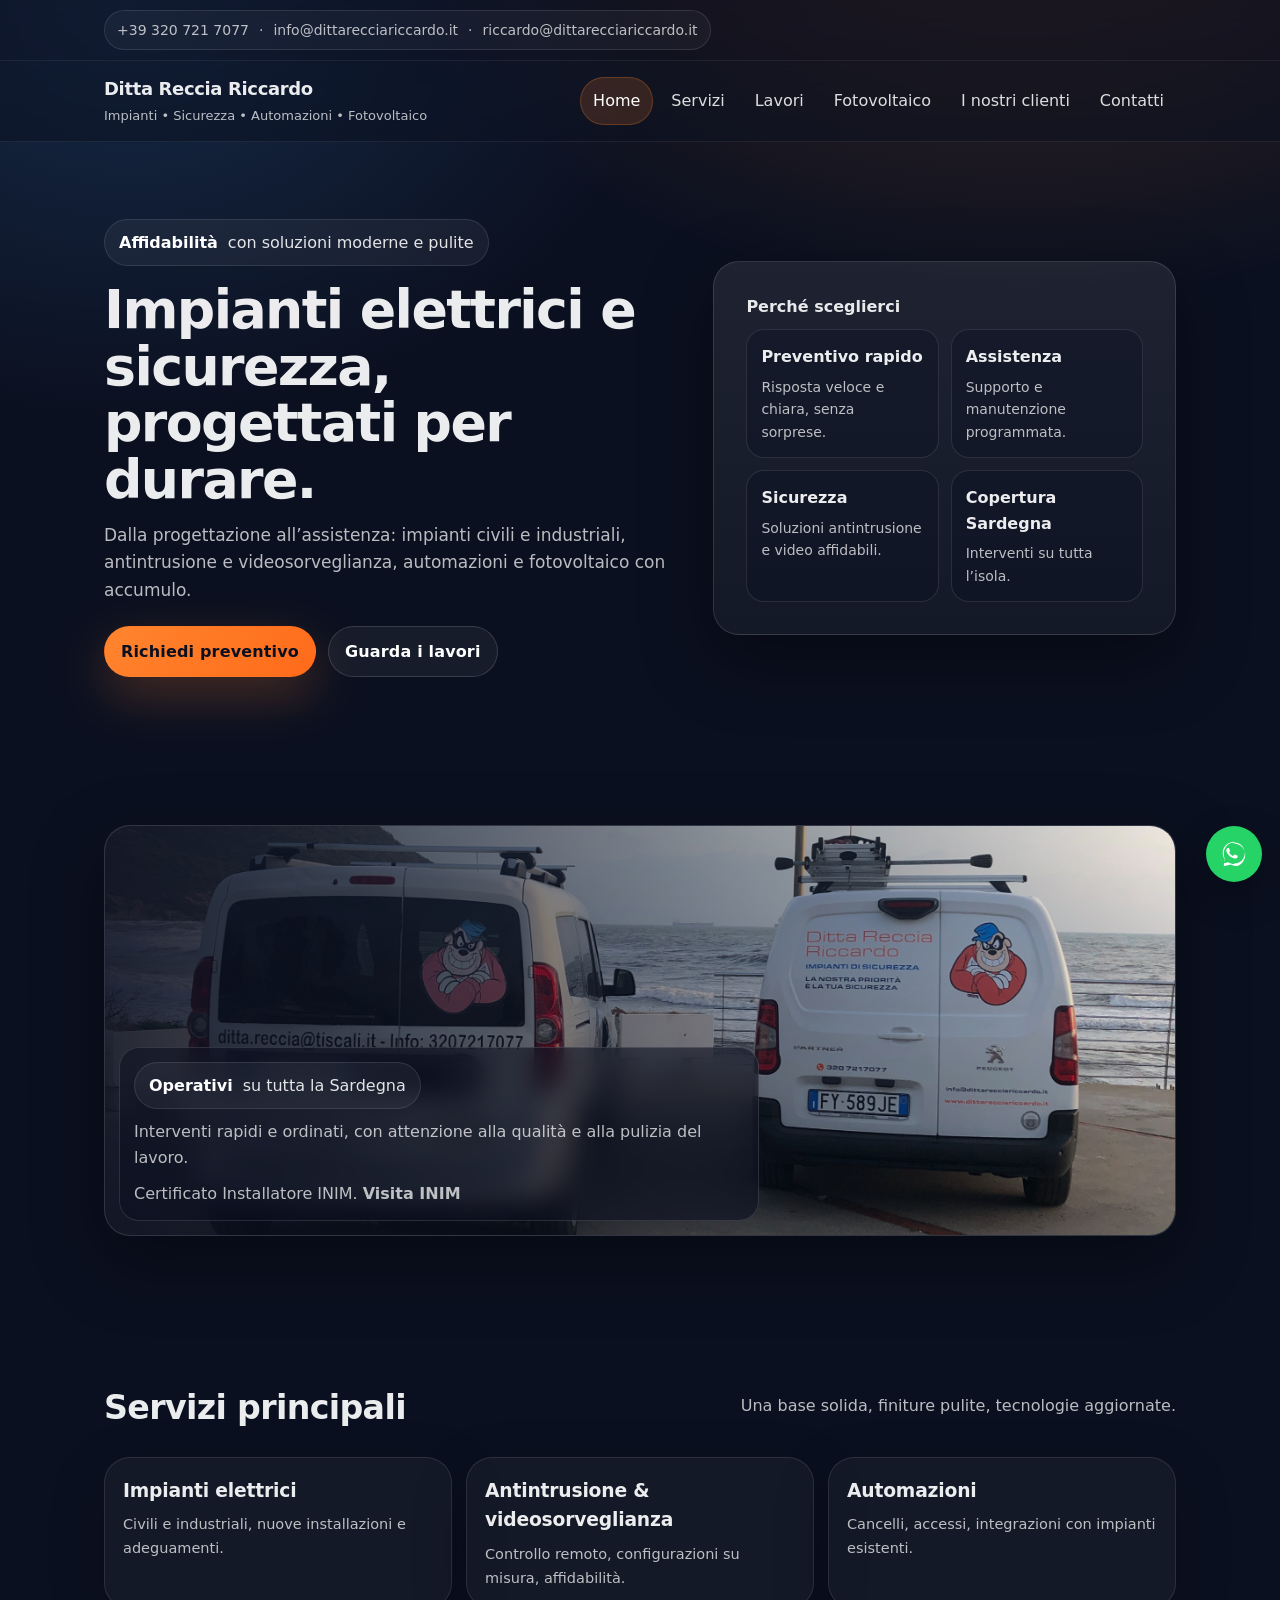
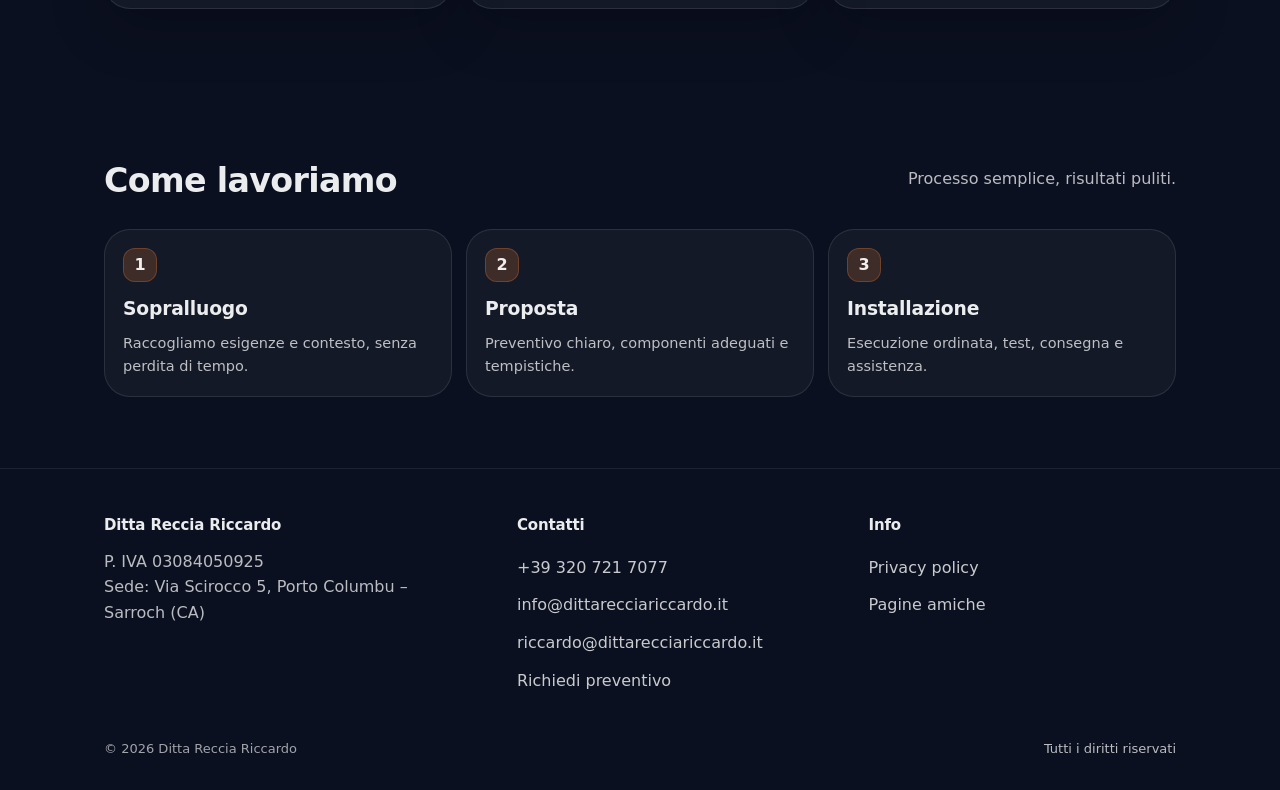
<file: index.html>
<!doctype html>
<html lang="it">
  <head>
    <meta charset="utf-8" />
    <meta name="viewport" content="width=device-width, initial-scale=1" />
    <meta name="description" content="Impianti elettrici, sicurezza, automazioni e fotovoltaico in Sardegna. Ditta Reccia Riccardo." />
    <title>Ditta Reccia Riccardo | Impianti elettrici e sicurezza</title>
    <link rel="icon" href="assets/img/banner.jpg" type="image/jpeg" />
    <link rel="stylesheet" href="assets/css/main.css" />
  </head>
  <body>
    <a class="skip-link" href="#contenuto">Salta al contenuto</a>

    <div class="topbar">
      <div class="container">
        <div class="topbar__row">
          <div class="chip">
            <a href="tel:+393207217077">+39 320 721 7077</a>
            <span aria-hidden="true">·</span>
            <a href="mailto:info@dittarecciariccardo.it">info@dittarecciariccardo.it</a>
            <span aria-hidden="true">·</span>
            <a href="mailto:riccardo@dittarecciariccardo.it">riccardo@dittarecciariccardo.it</a>
          </div>
        </div>
      </div>
    </div>

    <header class="header" data-header>
      <div class="container">
        <nav class="nav" aria-label="Principale">
          <a class="brand" href="index.html" aria-label="Vai alla Home">
            <span class="brand__title">Ditta Reccia Riccardo</span>
            <span class="brand__subtitle">Impianti • Sicurezza • Automazioni • Fotovoltaico</span>
          </a>

          <button class="menu-toggle" type="button" data-menu-button aria-expanded="false" aria-controls="menu">
            Menu
          </button>

          <div class="menu" id="menu" data-menu>
            <a href="index.html" aria-current="page">Home</a>
            <a href="servizi.html">Servizi</a>
            <a href="lavori.html">Lavori</a>
            <a href="fotovoltaico.html">Fotovoltaico</a>
            <a href="clienti.html">I nostri clienti</a>
            <a href="contatti.html">Contatti</a>
          </div>
        </nav>
      </div>
    </header>

    <main id="contenuto">
      <section class="hero">
        <div class="container">
          <div class="hero__grid">
            <div>
              <div class="kicker"><strong>Affidabilità</strong> con soluzioni moderne e pulite</div>
              <h1 class="h1">Impianti elettrici e sicurezza, progettati per durare.</h1>
              <p class="lead">
                Dalla progettazione all’assistenza: impianti civili e industriali, antintrusione e videosorveglianza, automazioni e
                fotovoltaico con accumulo.
              </p>
              <div class="cta-row">
                <a class="btn btn-primary" href="contatti.html">Richiedi preventivo</a>
                <a class="btn btn-ghost" href="lavori.html">Guarda i lavori</a>
              </div>
            </div>

            <aside class="hero-card" data-reveal>
              <div class="hero-card__inner">
                <p class="hero-card__title">Perché sceglierci</p>
                <div class="grid-usp">
                  <div class="usp">
                    <div class="usp__k">Preventivo rapido</div>
                    <div class="usp__v">Risposta veloce e chiara, senza sorprese.</div>
                  </div>
                  <div class="usp">
                    <div class="usp__k">Assistenza</div>
                    <div class="usp__v">Supporto e manutenzione programmata.</div>
                  </div>
                  <div class="usp">
                    <div class="usp__k">Sicurezza</div>
                    <div class="usp__v">Soluzioni antintrusione e video affidabili.</div>
                  </div>
                  <div class="usp">
                    <div class="usp__k">Copertura Sardegna</div>
                    <div class="usp__v">Interventi su tutta l’isola.</div>
                  </div>
                </div>
              </div>
            </aside>
          </div>
        </div>
      </section>

      <section class="section">
        <div class="container">
          <div class="feature-media reveal" data-reveal>
            <img class="feature-media__img" src="assets/img/auto.jpg" alt="Mezzi aziendali" loading="lazy" decoding="async" />
            <div class="feature-media__overlay" aria-hidden="true"></div>
            <div class="feature-media__text">
              <div class="kicker" style="margin:0;"><strong>Operativi</strong> su tutta la Sardegna</div>
              <p class="muted" style="margin: 10px 0 0;">
                Interventi rapidi e ordinati, con attenzione alla qualità e alla pulizia del lavoro.
              </p>
              <p class="muted" style="margin: 10px 0 0;">
                Certificato Installatore<a href="https://www.inim.it/trova-un-installatore/?filter-text=cagliari" target="_blank" rel="noreferrer"></a> INIM. <strong>Visita INIM</strong></a>
              </p>
            </div>
          </div>
        </div>
      </section>

      <section class="section">
        <div class="container">
          <div class="section__head">
            <h2 class="h2">Servizi principali</h2>
            <p class="muted">Una base solida, finiture pulite, tecnologie aggiornate.</p>
          </div>

          <div class="cards">
            <article class="card reveal" data-reveal>
              <h3 class="card__title">Impianti elettrici</h3>
              <p class="card__text">Civili e industriali, nuove installazioni e adeguamenti.</p>
            </article>
            <article class="card reveal" data-reveal>
              <h3 class="card__title">Antintrusione & videosorveglianza</h3>
              <p class="card__text">Controllo remoto, configurazioni su misura, affidabilità.</p>
            </article>
            <article class="card reveal" data-reveal>
              <h3 class="card__title">Automazioni</h3>
              <p class="card__text">Cancelli, accessi, integrazioni con impianti esistenti.</p>
            </article>
          </div>
        </div>
      </section>

      <section class="section">
        <div class="container">
          <div class="section__head">
            <h2 class="h2">Come lavoriamo</h2>
            <p class="muted">Processo semplice, risultati puliti.</p>
          </div>

          <div class="steps">
            <div class="step reveal" data-reveal>
              <div class="step__n">1</div>
              <h3 class="card__title">Sopralluogo</h3>
              <p class="card__text">Raccogliamo esigenze e contesto, senza perdita di tempo.</p>
            </div>
            <div class="step reveal" data-reveal>
              <div class="step__n">2</div>
              <h3 class="card__title">Proposta</h3>
              <p class="card__text">Preventivo chiaro, componenti adeguati e tempistiche.</p>
            </div>
            <div class="step reveal" data-reveal>
              <div class="step__n">3</div>
              <h3 class="card__title">Installazione</h3>
              <p class="card__text">Esecuzione ordinata, test, consegna e assistenza.</p>
            </div>
          </div>
        </div>
      </section>
    </main>

    <footer class="footer">
      <div class="container">
        <div class="footer__grid">
          <div>
            <h3>Ditta Reccia Riccardo</h3>
            <div class="muted">P. IVA 03084050925</div>
            <div class="muted">Sede: Via Scirocco 5, Porto Columbu – Sarroch (CA)</div>
          </div>
          <div>
            <h3>Contatti</h3>
            <a href="tel:+393207217077">+39 320 721 7077</a><br />
            <a href="mailto:info@dittarecciariccardo.it">info@dittarecciariccardo.it</a><br />
            <a href="mailto:riccardo@dittarecciariccardo.it">riccardo@dittarecciariccardo.it</a><br />
            <a href="contatti.html">Richiedi preventivo</a>
          </div>
          <div>
            <h3>Info</h3>
            <a href="privacy.html">Privacy policy</a><br />
            <a href="pagine-amiche.html">Pagine amiche</a>
          </div>
        </div>
        <div class="footer__bottom">
          <div>© <span id="year"></span> Ditta Reccia Riccardo</div>
          <div class="muted">Tutti i diritti riservati</div>
        </div>
      </div>
    </footer>

    <button class="scrolltop" type="button" data-scrolltop aria-label="Torna su" onclick="window.scrollTo({top:0, behavior:'smooth'})">↑</button>
    <a
      class="wa-float"
      href="https://wa.me/393207217077"
      target="_blank"
      rel="noreferrer"
      aria-label="Scrivi su WhatsApp"
      title="WhatsApp"
    >
      <svg class="wa-float__icon" viewBox="0 0 32 32" aria-hidden="true" focusable="false">
        <path fill="currentColor" d="M19.11 17.44c-.3-.16-1.74-.86-2.01-.96-.27-.1-.47-.16-.66.16-.2.3-.76.96-.93 1.16-.17.2-.34.22-.64.08-.3-.16-1.24-.46-2.36-1.46-.87-.78-1.46-1.74-1.63-2.04-.17-.3-.02-.46.13-.62.14-.14.3-.34.46-.51.16-.17.2-.3.3-.5.1-.2.05-.38-.03-.54-.08-.16-.66-1.6-.9-2.2-.24-.58-.48-.5-.66-.5h-.56c-.2 0-.52.08-.8.38-.27.3-1.05 1.02-1.05 2.5 0 1.47 1.08 2.9 1.23 3.1.16.2 2.12 3.23 5.14 4.53.72.31 1.28.5 1.72.64.72.23 1.38.2 1.9.12.58-.09 1.74-.71 1.99-1.4.25-.69.25-1.28.17-1.4-.08-.12-.27-.2-.56-.36z"/>
        <path fill="currentColor" d="M15.98 3C9.38 3 4 8.38 4 14.98c0 2.33.67 4.6 1.95 6.55L5 29l7.67-1.83c1.92 1.05 4.09 1.6 6.31 1.6C22.58 28.77 28 23.4 28 16.8 28 10.2 22.6 4.82 16 4.82h-.02zm0 23.7c-2.03 0-4-.55-5.7-1.6l-.41-.24-4.55 1.09 1.02-4.44-.27-.46A11.54 11.54 0 0 1 5.2 15c0-6.17 5.02-11.19 11.19-11.19 6.17 0 11.19 5.02 11.19 11.19 0 6.17-5.02 11.19-11.19 11.19z"/>
      </svg>
    </a>
    <script src="assets/js/main.js"></script>
    <script>
      document.getElementById("year").textContent = String(new Date().getFullYear());
    </script>
  </body>
</html>
</file>
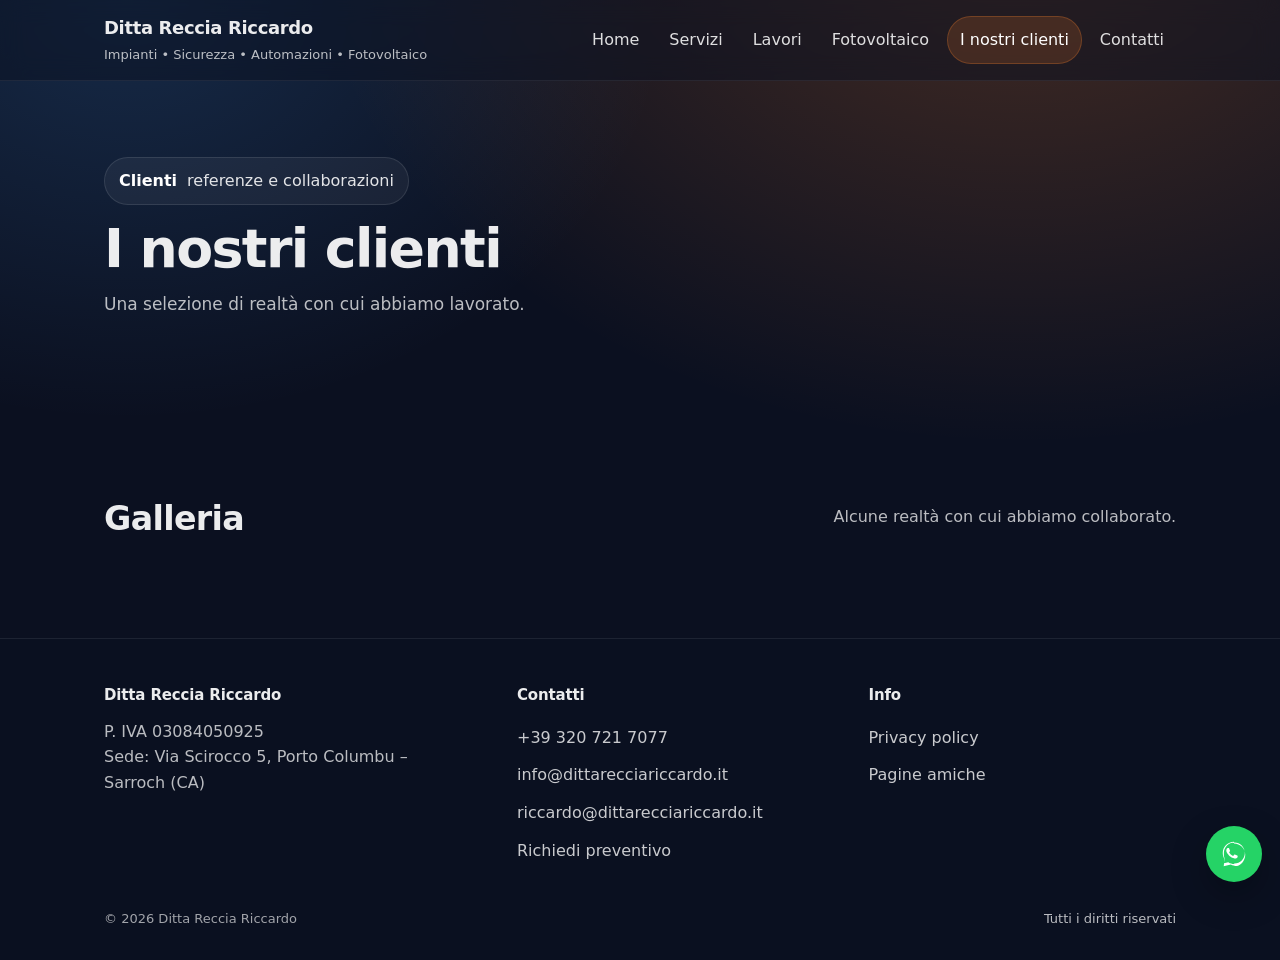
<file: clienti.html>
<!doctype html>
<html lang="it">
  <head>
    <meta charset="utf-8" />
    <meta name="viewport" content="width=device-width, initial-scale=1" />
    <meta name="description" content="I nostri clienti: referenze e collaborazioni. Ditta Reccia Riccardo." />
    <title>I nostri clienti | Ditta Reccia Riccardo</title>
    <link rel="icon" href="assets/img/banner.jpg" type="image/jpeg" />
    <link rel="stylesheet" href="assets/css/main.css" />
  </head>
  <body>
    <a class="skip-link" href="#contenuto">Salta al contenuto</a>

    <header class="header" data-header>
      <div class="container">
        <nav class="nav" aria-label="Principale">
          <a class="brand" href="index.html">
            <span class="brand__title">Ditta Reccia Riccardo</span>
            <span class="brand__subtitle">Impianti • Sicurezza • Automazioni • Fotovoltaico</span>
          </a>
          <button class="menu-toggle" type="button" data-menu-button aria-expanded="false" aria-controls="menu">
            Menu
          </button>
          <div class="menu" id="menu" data-menu>
            <a href="index.html">Home</a>
            <a href="servizi.html">Servizi</a>
            <a href="lavori.html">Lavori</a>
            <a href="fotovoltaico.html">Fotovoltaico</a>
            <a href="clienti.html" aria-current="page">I nostri clienti</a>
            <a href="contatti.html">Contatti</a>
          </div>
        </nav>
      </div>
    </header>

    <main id="contenuto">
      <section class="hero">
        <div class="container">
          <div class="kicker"><strong>Clienti</strong> referenze e collaborazioni</div>
          <h1 class="h1">I nostri clienti</h1>
          <p class="lead">Una selezione di realtà con cui abbiamo lavorato.</p>
        </div>
      </section>

      <section class="section">
        <div class="container">
          <div class="section__head">
            <h2 class="h2">Galleria</h2>
            <p class="muted">Alcune realtà con cui abbiamo collaborato.</p>
          </div>

          <div
            class="gallery"
            data-gallery
            data-gallery-feed="api/photos.php?category=clienti">
          </div>
        </div>
      </section>
    </main>

    <div class="lightbox" data-lightbox aria-hidden="true">
      <div class="lightbox__panel" role="dialog" aria-modal="true" aria-label="Immagine">
        <img class="lightbox__img" data-lightbox-img alt="" />
        <div class="lightbox__bar">
          <div class="lightbox__title" data-lightbox-title>Foto</div>
          <div style="display:flex; gap: 8px; align-items:center;">
            <button class="icon-btn" type="button" data-lightbox-prev aria-label="Precedente">←</button>
            <button class="icon-btn" type="button" data-lightbox-next aria-label="Successiva">→</button>
            <button class="icon-btn" type="button" data-lightbox-close aria-label="Chiudi">Chiudi</button>
          </div>
        </div>
      </div>
    </div>

    <footer class="footer">
      <div class="container">
        <div class="footer__grid">
          <div>
            <h3>Ditta Reccia Riccardo</h3>
            <div class="muted">P. IVA 03084050925</div>
            <div class="muted">Sede: Via Scirocco 5, Porto Columbu – Sarroch (CA)</div>
          </div>
          <div>
            <h3>Contatti</h3>
            <a href="tel:+393207217077">+39 320 721 7077</a><br />
            <a href="mailto:info@dittarecciariccardo.it">info@dittarecciariccardo.it</a><br />
            <a href="mailto:riccardo@dittarecciariccardo.it">riccardo@dittarecciariccardo.it</a><br />
            <a href="contatti.html">Richiedi preventivo</a>
          </div>
          <div>
            <h3>Info</h3>
            <a href="privacy.html">Privacy policy</a><br />
            <a href="pagine-amiche.html">Pagine amiche</a>
          </div>
        </div>
        <div class="footer__bottom">
          <div>© <span id="year"></span> Ditta Reccia Riccardo</div>
          <div class="muted">Tutti i diritti riservati</div>
        </div>
      </div>
    </footer>

    <button class="scrolltop" type="button" data-scrolltop aria-label="Torna su" onclick="window.scrollTo({top:0, behavior:'smooth'})">↑</button>
    <a
      class="wa-float"
      href="https://wa.me/393207217077"
      target="_blank"
      rel="noreferrer"
      aria-label="Scrivi su WhatsApp"
      title="WhatsApp"
    >
      <svg class="wa-float__icon" viewBox="0 0 32 32" aria-hidden="true" focusable="false">
        <path fill="currentColor" d="M19.11 17.44c-.3-.16-1.74-.86-2.01-.96-.27-.1-.47-.16-.66.16-.2.3-.76.96-.93 1.16-.17.2-.34.22-.64.08-.3-.16-1.24-.46-2.36-1.46-.87-.78-1.46-1.74-1.63-2.04-.17-.3-.02-.46.13-.62.14-.14.3-.34.46-.51.16-.17.2-.3.3-.5.1-.2.05-.38-.03-.54-.08-.16-.66-1.6-.9-2.2-.24-.58-.48-.5-.66-.5h-.56c-.2 0-.52.08-.8.38-.27.3-1.05 1.02-1.05 2.5 0 1.47 1.08 2.9 1.23 3.1.16.2 2.12 3.23 5.14 4.53.72.31 1.28.5 1.72.64.72.23 1.38.2 1.9.12.58-.09 1.74-.71 1.99-1.4.25-.69.25-1.28.17-1.4-.08-.12-.27-.2-.56-.36z"/>
        <path fill="currentColor" d="M15.98 3C9.38 3 4 8.38 4 14.98c0 2.33.67 4.6 1.95 6.55L5 29l7.67-1.83c1.92 1.05 4.09 1.6 6.31 1.6C22.58 28.77 28 23.4 28 16.8 28 10.2 22.6 4.82 16 4.82h-.02zm0 23.7c-2.03 0-4-.55-5.7-1.6l-.41-.24-4.55 1.09 1.02-4.44-.27-.46A11.54 11.54 0 0 1 5.2 15c0-6.17 5.02-11.19 11.19-11.19 6.17 0 11.19 5.02 11.19 11.19 0 6.17-5.02 11.19-11.19 11.19z"/>
      </svg>
    </a>
    <script src="assets/js/main.js"></script>
    <script src="assets/js/gallery.js"></script>
    <script>
      document.getElementById("year").textContent = String(new Date().getFullYear());
    </script>
  </body>
</html>
</file>
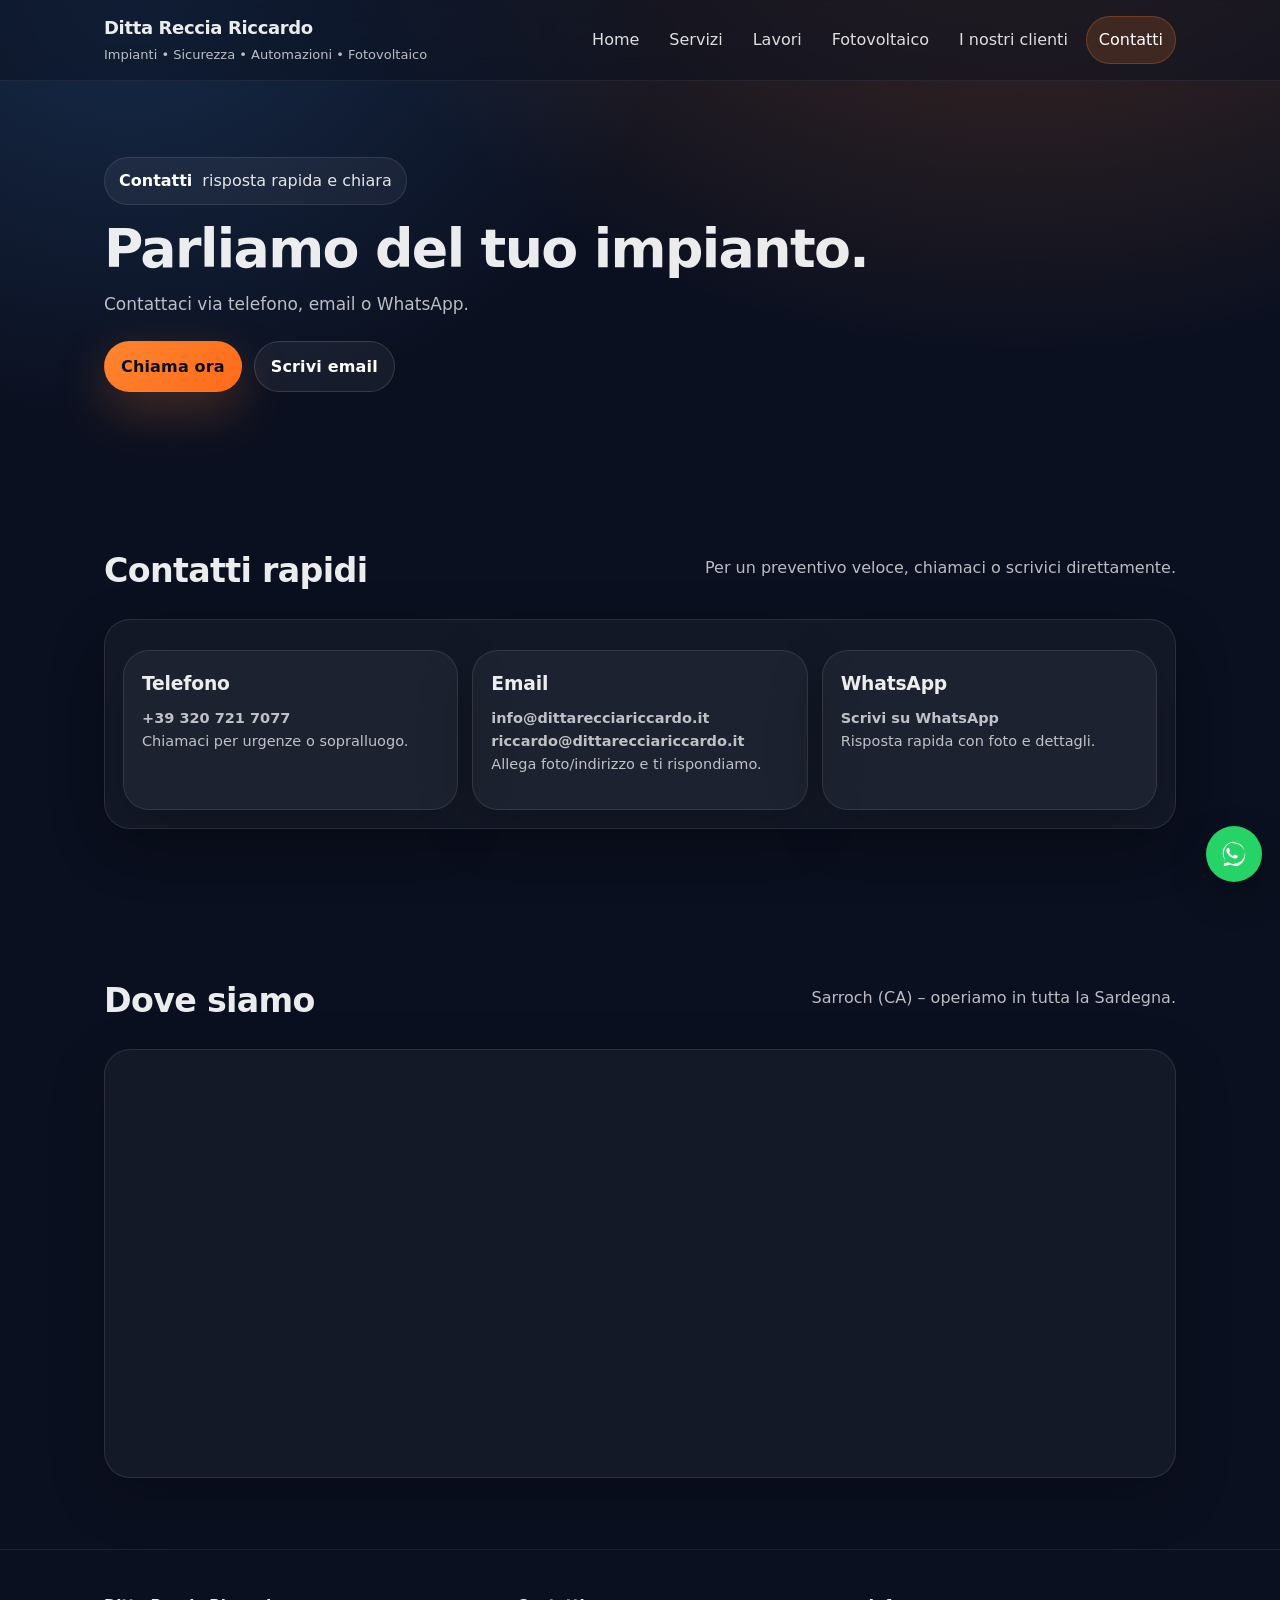
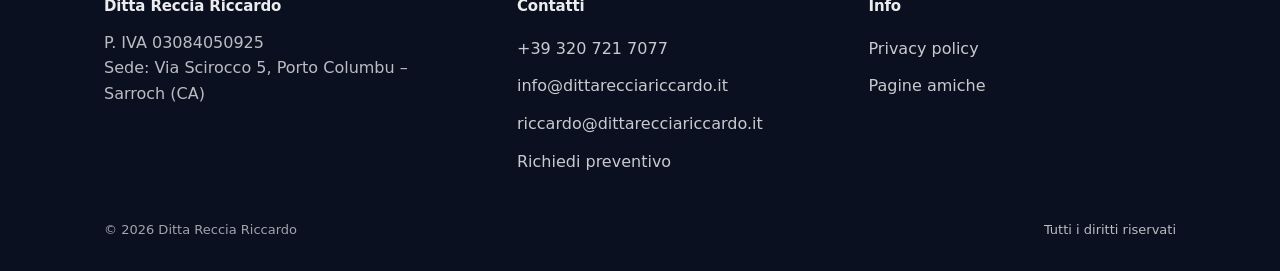
<file: contatti.html>
<!doctype html>
<html lang="it">
  <head>
    <meta charset="utf-8" />
    <meta name="viewport" content="width=device-width, initial-scale=1" />
    <meta name="description" content="Contattaci per preventivi e informazioni. Ditta Reccia Riccardo." />
    <title>Contatti | Ditta Reccia Riccardo</title>
    <link rel="icon" href="assets/img/banner.jpg" type="image/jpeg" />
    <link rel="stylesheet" href="assets/css/main.css" />
  </head>
  <body>
    <a class="skip-link" href="#contenuto">Salta al contenuto</a>

    <header class="header" data-header>
      <div class="container">
        <nav class="nav" aria-label="Principale">
          <a class="brand" href="index.html">
            <span class="brand__title">Ditta Reccia Riccardo</span>
            <span class="brand__subtitle">Impianti • Sicurezza • Automazioni • Fotovoltaico</span>
          </a>
          <button class="menu-toggle" type="button" data-menu-button aria-expanded="false" aria-controls="menu">
            Menu
          </button>
          <div class="menu" id="menu" data-menu>
            <a href="index.html">Home</a>
            <a href="servizi.html">Servizi</a>
            <a href="lavori.html">Lavori</a>
            <a href="fotovoltaico.html">Fotovoltaico</a>
            <a href="clienti.html">I nostri clienti</a>
            <a href="contatti.html" aria-current="page">Contatti</a>
          </div>
        </nav>
      </div>
    </header>

    <main id="contenuto">
      <section class="hero">
        <div class="container">
          <div class="kicker"><strong>Contatti</strong> risposta rapida e chiara</div>
          <h1 class="h1">Parliamo del tuo impianto.</h1>
          <p class="lead">Contattaci via telefono, email o WhatsApp.</p>
          <div class="cta-row">
            <a class="btn btn-primary" href="tel:+393207217077">Chiama ora</a>
            <a class="btn btn-ghost" href="mailto:info@dittarecciariccardo.it">Scrivi email</a>
          </div>
        </div>
      </section>

      <section class="section">
        <div class="container">
          <div class="section__head">
            <h2 class="h2">Contatti rapidi</h2>
            <p class="muted">Per un preventivo veloce, chiamaci o scrivici direttamente.</p>
          </div>

          <div class="prose">
            <div class="cards" style="margin-top: 12px;">
              <article class="card">
                <h3 class="card__title">Telefono</h3>
                <p class="card__text">
                  <a href="tel:+393207217077"><strong>+39 320 721 7077</strong></a><br />
                  <span class="muted">Chiamaci per urgenze o sopralluogo.</span>
                </p>
              </article>
              <article class="card">
                <h3 class="card__title">Email</h3>
                <p class="card__text">
                  <a href="mailto:info@dittarecciariccardo.it"><strong>info@dittarecciariccardo.it</strong></a><br />
                  <a href="mailto:riccardo@dittarecciariccardo.it"><strong>riccardo@dittarecciariccardo.it</strong></a><br />
                  <span class="muted">Allega foto/indirizzo e ti rispondiamo.</span>
                </p>
              </article>
              <article class="card">
                <h3 class="card__title">WhatsApp</h3>
                <p class="card__text">
                  <a
                    href="https://wa.me/393207217077?text=Ciao%2C%20vorrei%20un%20preventivo%20per%20un%20intervento."
                    target="_blank"
                    rel="noreferrer"
                    ><strong>Scrivi su WhatsApp</strong></a
                  ><br />
                  <span class="muted">Risposta rapida con foto e dettagli.</span>
                </p>
              </article>
            </div>
          </div>
        </div>
      </section>

      <section class="section">
        <div class="container">
          <div class="section__head">
            <h2 class="h2">Dove siamo</h2>
            <p class="muted">Sarroch (CA) – operiamo in tutta la Sardegna.</p>
          </div>
          <div class="prose" style="padding:0; overflow:hidden;">
            <iframe
              title="Mappa"
              src="https://maps.google.com/maps?width=700&amp;height=440&amp;hl=it&amp;q=via%20scirocco%20porto%20columbu&amp;ie=UTF8&amp;t=&amp;z=15&amp;iwloc=B&amp;output=embed"
              style="width:100%; height: 420px; border: 0;"
              loading="lazy"
              referrerpolicy="no-referrer-when-downgrade"
            ></iframe>
          </div>
        </div>
      </section>
    </main>

    <footer class="footer">
      <div class="container">
        <div class="footer__grid">
          <div>
            <h3>Ditta Reccia Riccardo</h3>
            <div class="muted">P. IVA 03084050925</div>
            <div class="muted">Sede: Via Scirocco 5, Porto Columbu – Sarroch (CA)</div>
          </div>
          <div>
            <h3>Contatti</h3>
            <a href="tel:+393207217077">+39 320 721 7077</a><br />
            <a href="mailto:info@dittarecciariccardo.it">info@dittarecciariccardo.it</a><br />
            <a href="mailto:riccardo@dittarecciariccardo.it">riccardo@dittarecciariccardo.it</a><br />
            <a href="contatti.html">Richiedi preventivo</a>
          </div>
          <div>
            <h3>Info</h3>
            <a href="privacy.html">Privacy policy</a><br />
            <a href="pagine-amiche.html">Pagine amiche</a>
          </div>
        </div>
        <div class="footer__bottom">
          <div>© <span id="year"></span> Ditta Reccia Riccardo</div>
          <div class="muted">Tutti i diritti riservati</div>
        </div>
      </div>
    </footer>

    <button class="scrolltop" type="button" data-scrolltop aria-label="Torna su" onclick="window.scrollTo({top:0, behavior:'smooth'})">↑</button>
    <a
      class="wa-float"
      href="https://wa.me/393207217077"
      target="_blank"
      rel="noreferrer"
      aria-label="Scrivi su WhatsApp"
      title="WhatsApp"
    >
      <svg class="wa-float__icon" viewBox="0 0 32 32" aria-hidden="true" focusable="false">
        <path fill="currentColor" d="M19.11 17.44c-.3-.16-1.74-.86-2.01-.96-.27-.1-.47-.16-.66.16-.2.3-.76.96-.93 1.16-.17.2-.34.22-.64.08-.3-.16-1.24-.46-2.36-1.46-.87-.78-1.46-1.74-1.63-2.04-.17-.3-.02-.46.13-.62.14-.14.3-.34.46-.51.16-.17.2-.3.3-.5.1-.2.05-.38-.03-.54-.08-.16-.66-1.6-.9-2.2-.24-.58-.48-.5-.66-.5h-.56c-.2 0-.52.08-.8.38-.27.3-1.05 1.02-1.05 2.5 0 1.47 1.08 2.9 1.23 3.1.16.2 2.12 3.23 5.14 4.53.72.31 1.28.5 1.72.64.72.23 1.38.2 1.9.12.58-.09 1.74-.71 1.99-1.4.25-.69.25-1.28.17-1.4-.08-.12-.27-.2-.56-.36z"/>
        <path fill="currentColor" d="M15.98 3C9.38 3 4 8.38 4 14.98c0 2.33.67 4.6 1.95 6.55L5 29l7.67-1.83c1.92 1.05 4.09 1.6 6.31 1.6C22.58 28.77 28 23.4 28 16.8 28 10.2 22.6 4.82 16 4.82h-.02zm0 23.7c-2.03 0-4-.55-5.7-1.6l-.41-.24-4.55 1.09 1.02-4.44-.27-.46A11.54 11.54 0 0 1 5.2 15c0-6.17 5.02-11.19 11.19-11.19 6.17 0 11.19 5.02 11.19 11.19 0 6.17-5.02 11.19-11.19 11.19z"/>
      </svg>
    </a>
    <script src="assets/js/main.js"></script>
    <script>
      document.getElementById("year").textContent = String(new Date().getFullYear());
    </script>
  </body>
</html>
</file>
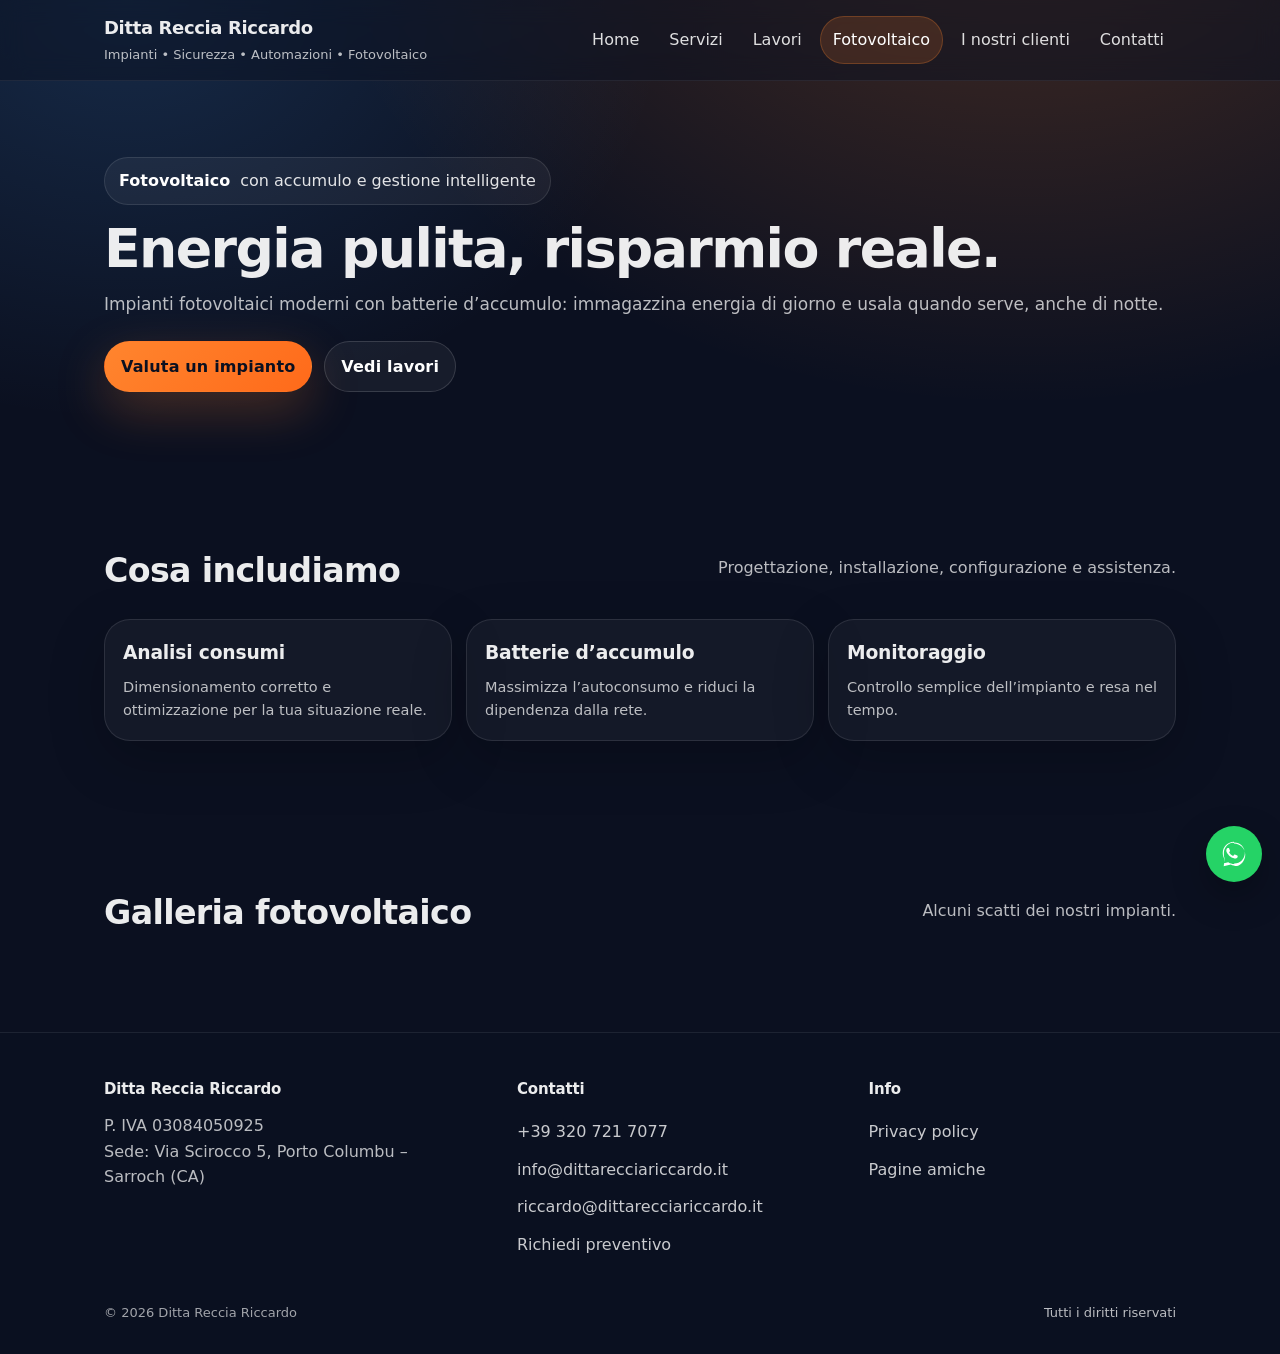
<file: fotovoltaico.html>
<!doctype html>
<html lang="it">
  <head>
    <meta charset="utf-8" />
    <meta name="viewport" content="width=device-width, initial-scale=1" />
    <meta name="description" content="Impianti fotovoltaici con batterie di accumulo: soluzioni su misura e assistenza." />
    <title>Fotovoltaico | Ditta Reccia Riccardo</title>
    <link rel="icon" href="assets/img/banner.jpg" type="image/jpeg" />
    <link rel="stylesheet" href="assets/css/main.css" />
  </head>
  <body>
    <a class="skip-link" href="#contenuto">Salta al contenuto</a>

    <header class="header" data-header>
      <div class="container">
        <nav class="nav" aria-label="Principale">
          <a class="brand" href="index.html">
            <span class="brand__title">Ditta Reccia Riccardo</span>
            <span class="brand__subtitle">Impianti • Sicurezza • Automazioni • Fotovoltaico</span>
          </a>
          <button class="menu-toggle" type="button" data-menu-button aria-expanded="false" aria-controls="menu">
            Menu
          </button>
          <div class="menu" id="menu" data-menu>
            <a href="index.html">Home</a>
            <a href="servizi.html">Servizi</a>
            <a href="lavori.html">Lavori</a>
            <a href="fotovoltaico.html" aria-current="page">Fotovoltaico</a>
            <a href="clienti.html">I nostri clienti</a>
            <a href="contatti.html">Contatti</a>
          </div>
        </nav>
      </div>
    </header>

    <main id="contenuto">
      <section class="hero">
        <div class="container">
          <div class="kicker"><strong>Fotovoltaico</strong> con accumulo e gestione intelligente</div>
          <h1 class="h1">Energia pulita, risparmio reale.</h1>
          <p class="lead">
            Impianti fotovoltaici moderni con batterie d’accumulo: immagazzina energia di giorno e usala quando serve, anche di notte.
          </p>
          <div class="cta-row">
            <a class="btn btn-primary" href="contatti.html">Valuta un impianto</a>
            <a class="btn btn-ghost" href="lavori.html">Vedi lavori</a>
          </div>
        </div>
      </section>

      <section class="section">
        <div class="container">
          <div class="section__head">
            <h2 class="h2">Cosa includiamo</h2>
            <p class="muted">Progettazione, installazione, configurazione e assistenza.</p>
          </div>

          <div class="cards">
            <article class="card reveal" data-reveal>
              <h3 class="card__title">Analisi consumi</h3>
              <p class="card__text">Dimensionamento corretto e ottimizzazione per la tua situazione reale.</p>
            </article>
            <article class="card reveal" data-reveal>
              <h3 class="card__title">Batterie d’accumulo</h3>
              <p class="card__text">Massimizza l’autoconsumo e riduci la dipendenza dalla rete.</p>
            </article>
            <article class="card reveal" data-reveal>
              <h3 class="card__title">Monitoraggio</h3>
              <p class="card__text">Controllo semplice dell’impianto e resa nel tempo.</p>
            </article>
          </div>
        </div>
      </section>

      <section class="section">
        <div class="container">
          <div class="section__head">
            <h2 class="h2">Galleria fotovoltaico</h2>
            <p class="muted">Alcuni scatti dei nostri impianti.</p>
          </div>

          <div
            class="gallery"
            data-gallery
            data-gallery-feed="api/photos.php?category=fotovoltaico">
          </div>
        </div>
      </section>
    </main>

    <div class="lightbox" data-lightbox aria-hidden="true">
      <div class="lightbox__panel" role="dialog" aria-modal="true" aria-label="Immagine">
        <img class="lightbox__img" data-lightbox-img alt="" />
        <div class="lightbox__bar">
          <div class="lightbox__title" data-lightbox-title>Foto</div>
          <div style="display:flex; gap: 8px; align-items:center;">
            <button class="icon-btn" type="button" data-lightbox-prev aria-label="Precedente">←</button>
            <button class="icon-btn" type="button" data-lightbox-next aria-label="Successiva">→</button>
            <button class="icon-btn" type="button" data-lightbox-close aria-label="Chiudi">Chiudi</button>
          </div>
        </div>
      </div>
    </div>

    <footer class="footer">
      <div class="container">
        <div class="footer__grid">
          <div>
            <h3>Ditta Reccia Riccardo</h3>
            <div class="muted">P. IVA 03084050925</div>
            <div class="muted">Sede: Via Scirocco 5, Porto Columbu – Sarroch (CA)</div>
          </div>
          <div>
            <h3>Contatti</h3>
            <a href="tel:+393207217077">+39 320 721 7077</a><br />
            <a href="mailto:info@dittarecciariccardo.it">info@dittarecciariccardo.it</a><br />
            <a href="mailto:riccardo@dittarecciariccardo.it">riccardo@dittarecciariccardo.it</a><br />
            <a href="contatti.html">Richiedi preventivo</a>
          </div>
          <div>
            <h3>Info</h3>
            <a href="privacy.html">Privacy policy</a><br />
            <a href="pagine-amiche.html">Pagine amiche</a>
          </div>
        </div>
        <div class="footer__bottom">
          <div>© <span id="year"></span> Ditta Reccia Riccardo</div>
          <div class="muted">Tutti i diritti riservati</div>
        </div>
      </div>
    </footer>

    <button class="scrolltop" type="button" data-scrolltop aria-label="Torna su" onclick="window.scrollTo({top:0, behavior:'smooth'})">↑</button>
    <a
      class="wa-float"
      href="https://wa.me/393207217077"
      target="_blank"
      rel="noreferrer"
      aria-label="Scrivi su WhatsApp"
      title="WhatsApp"
    >
      <svg class="wa-float__icon" viewBox="0 0 32 32" aria-hidden="true" focusable="false">
        <path fill="currentColor" d="M19.11 17.44c-.3-.16-1.74-.86-2.01-.96-.27-.1-.47-.16-.66.16-.2.3-.76.96-.93 1.16-.17.2-.34.22-.64.08-.3-.16-1.24-.46-2.36-1.46-.87-.78-1.46-1.74-1.63-2.04-.17-.3-.02-.46.13-.62.14-.14.3-.34.46-.51.16-.17.2-.3.3-.5.1-.2.05-.38-.03-.54-.08-.16-.66-1.6-.9-2.2-.24-.58-.48-.5-.66-.5h-.56c-.2 0-.52.08-.8.38-.27.3-1.05 1.02-1.05 2.5 0 1.47 1.08 2.9 1.23 3.1.16.2 2.12 3.23 5.14 4.53.72.31 1.28.5 1.72.64.72.23 1.38.2 1.9.12.58-.09 1.74-.71 1.99-1.4.25-.69.25-1.28.17-1.4-.08-.12-.27-.2-.56-.36z"/>
        <path fill="currentColor" d="M15.98 3C9.38 3 4 8.38 4 14.98c0 2.33.67 4.6 1.95 6.55L5 29l7.67-1.83c1.92 1.05 4.09 1.6 6.31 1.6C22.58 28.77 28 23.4 28 16.8 28 10.2 22.6 4.82 16 4.82h-.02zm0 23.7c-2.03 0-4-.55-5.7-1.6l-.41-.24-4.55 1.09 1.02-4.44-.27-.46A11.54 11.54 0 0 1 5.2 15c0-6.17 5.02-11.19 11.19-11.19 6.17 0 11.19 5.02 11.19 11.19 0 6.17-5.02 11.19-11.19 11.19z"/>
      </svg>
    </a>
    <script src="assets/js/main.js"></script>
    <script src="assets/js/gallery.js"></script>
    <script>
      document.getElementById("year").textContent = String(new Date().getFullYear());
    </script>
  </body>
</html>
</file>
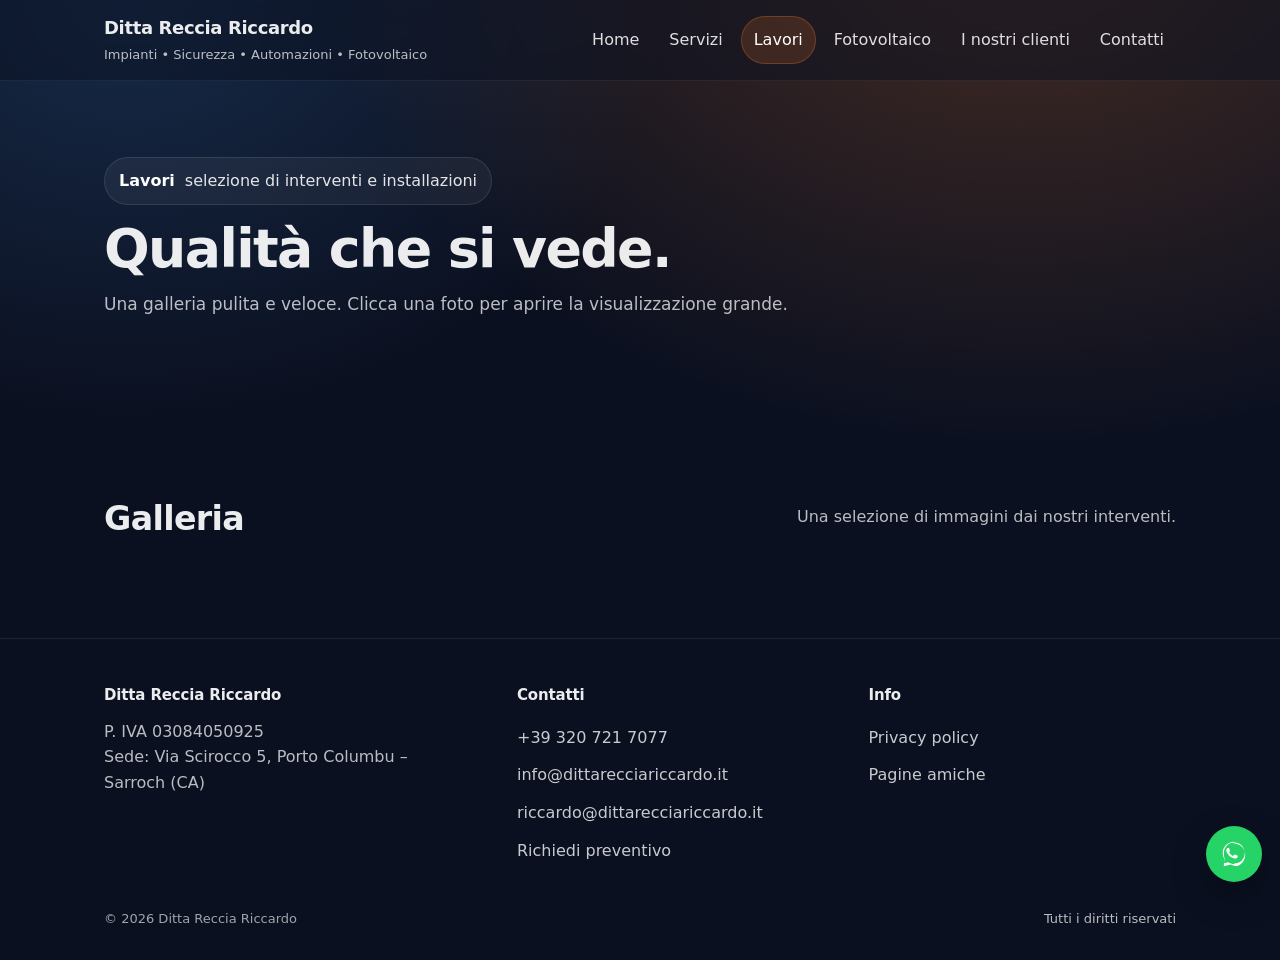
<file: lavori.html>
<!doctype html>
<html lang="it">
  <head>
    <meta charset="utf-8" />
    <meta name="viewport" content="width=device-width, initial-scale=1" />
    <meta name="description" content="Alcuni lavori realizzati: impianti elettrici, sicurezza, automazioni e fotovoltaico." />
    <title>Lavori | Ditta Reccia Riccardo</title>
    <link rel="icon" href="assets/img/banner.jpg" type="image/jpeg" />
    <link rel="stylesheet" href="assets/css/main.css" />
  </head>
  <body>
    <a class="skip-link" href="#contenuto">Salta al contenuto</a>

    <header class="header" data-header>
      <div class="container">
        <nav class="nav" aria-label="Principale">
          <a class="brand" href="index.html">
            <span class="brand__title">Ditta Reccia Riccardo</span>
            <span class="brand__subtitle">Impianti • Sicurezza • Automazioni • Fotovoltaico</span>
          </a>
          <button class="menu-toggle" type="button" data-menu-button aria-expanded="false" aria-controls="menu">
            Menu
          </button>
          <div class="menu" id="menu" data-menu>
            <a href="index.html">Home</a>
            <a href="servizi.html">Servizi</a>
            <a href="lavori.html" aria-current="page">Lavori</a>
            <a href="fotovoltaico.html">Fotovoltaico</a>
            <a href="clienti.html">I nostri clienti</a>
            <a href="contatti.html">Contatti</a>
          </div>
        </nav>
      </div>
    </header>

    <main id="contenuto">
      <section class="hero">
        <div class="container">
          <div class="kicker"><strong>Lavori</strong> selezione di interventi e installazioni</div>
          <h1 class="h1">Qualità che si vede.</h1>
          <p class="lead">Una galleria pulita e veloce. Clicca una foto per aprire la visualizzazione grande.</p>
        </div>
      </section>

      <section class="section">
        <div class="container">
          <div class="section__head">
            <h2 class="h2">Galleria</h2>
            <p class="muted">Una selezione di immagini dai nostri interventi.</p>
          </div>

          <div
            class="gallery"
            data-gallery
            data-gallery-feed="api/photos.php?category=lavori">
          </div>
        </div>
      </section>
    </main>

    <div class="lightbox" data-lightbox aria-hidden="true">
      <div class="lightbox__panel" role="dialog" aria-modal="true" aria-label="Immagine">
        <img class="lightbox__img" data-lightbox-img alt="" />
        <div class="lightbox__bar">
          <div class="lightbox__title" data-lightbox-title>Foto</div>
          <div style="display:flex; gap: 8px; align-items:center;">
            <button class="icon-btn" type="button" data-lightbox-prev aria-label="Precedente">←</button>
            <button class="icon-btn" type="button" data-lightbox-next aria-label="Successiva">→</button>
            <button class="icon-btn" type="button" data-lightbox-close aria-label="Chiudi">Chiudi</button>
          </div>
        </div>
      </div>
    </div>

    <footer class="footer">
      <div class="container">
        <div class="footer__grid">
          <div>
            <h3>Ditta Reccia Riccardo</h3>
            <div class="muted">P. IVA 03084050925</div>
            <div class="muted">Sede: Via Scirocco 5, Porto Columbu – Sarroch (CA)</div>
          </div>
          <div>
            <h3>Contatti</h3>
            <a href="tel:+393207217077">+39 320 721 7077</a><br />
            <a href="mailto:info@dittarecciariccardo.it">info@dittarecciariccardo.it</a><br />
            <a href="mailto:riccardo@dittarecciariccardo.it">riccardo@dittarecciariccardo.it</a><br />
            <a href="contatti.html">Richiedi preventivo</a>
          </div>
          <div>
            <h3>Info</h3>
            <a href="privacy.html">Privacy policy</a><br />
            <a href="pagine-amiche.html">Pagine amiche</a>
          </div>
        </div>
        <div class="footer__bottom">
          <div>© <span id="year"></span> Ditta Reccia Riccardo</div>
          <div class="muted">Tutti i diritti riservati</div>
        </div>
      </div>
    </footer>

    <button class="scrolltop" type="button" data-scrolltop aria-label="Torna su" onclick="window.scrollTo({top:0, behavior:'smooth'})">↑</button>
    <a
      class="wa-float"
      href="https://wa.me/393207217077"
      target="_blank"
      rel="noreferrer"
      aria-label="Scrivi su WhatsApp"
      title="WhatsApp"
    >
      <svg class="wa-float__icon" viewBox="0 0 32 32" aria-hidden="true" focusable="false">
        <path fill="currentColor" d="M19.11 17.44c-.3-.16-1.74-.86-2.01-.96-.27-.1-.47-.16-.66.16-.2.3-.76.96-.93 1.16-.17.2-.34.22-.64.08-.3-.16-1.24-.46-2.36-1.46-.87-.78-1.46-1.74-1.63-2.04-.17-.3-.02-.46.13-.62.14-.14.3-.34.46-.51.16-.17.2-.3.3-.5.1-.2.05-.38-.03-.54-.08-.16-.66-1.6-.9-2.2-.24-.58-.48-.5-.66-.5h-.56c-.2 0-.52.08-.8.38-.27.3-1.05 1.02-1.05 2.5 0 1.47 1.08 2.9 1.23 3.1.16.2 2.12 3.23 5.14 4.53.72.31 1.28.5 1.72.64.72.23 1.38.2 1.9.12.58-.09 1.74-.71 1.99-1.4.25-.69.25-1.28.17-1.4-.08-.12-.27-.2-.56-.36z"/>
        <path fill="currentColor" d="M15.98 3C9.38 3 4 8.38 4 14.98c0 2.33.67 4.6 1.95 6.55L5 29l7.67-1.83c1.92 1.05 4.09 1.6 6.31 1.6C22.58 28.77 28 23.4 28 16.8 28 10.2 22.6 4.82 16 4.82h-.02zm0 23.7c-2.03 0-4-.55-5.7-1.6l-.41-.24-4.55 1.09 1.02-4.44-.27-.46A11.54 11.54 0 0 1 5.2 15c0-6.17 5.02-11.19 11.19-11.19 6.17 0 11.19 5.02 11.19 11.19 0 6.17-5.02 11.19-11.19 11.19z"/>
      </svg>
    </a>
    <script src="assets/js/main.js"></script>
    <script src="assets/js/gallery.js"></script>
    <script>
      document.getElementById("year").textContent = String(new Date().getFullYear());
    </script>
  </body>
</html>
</file>
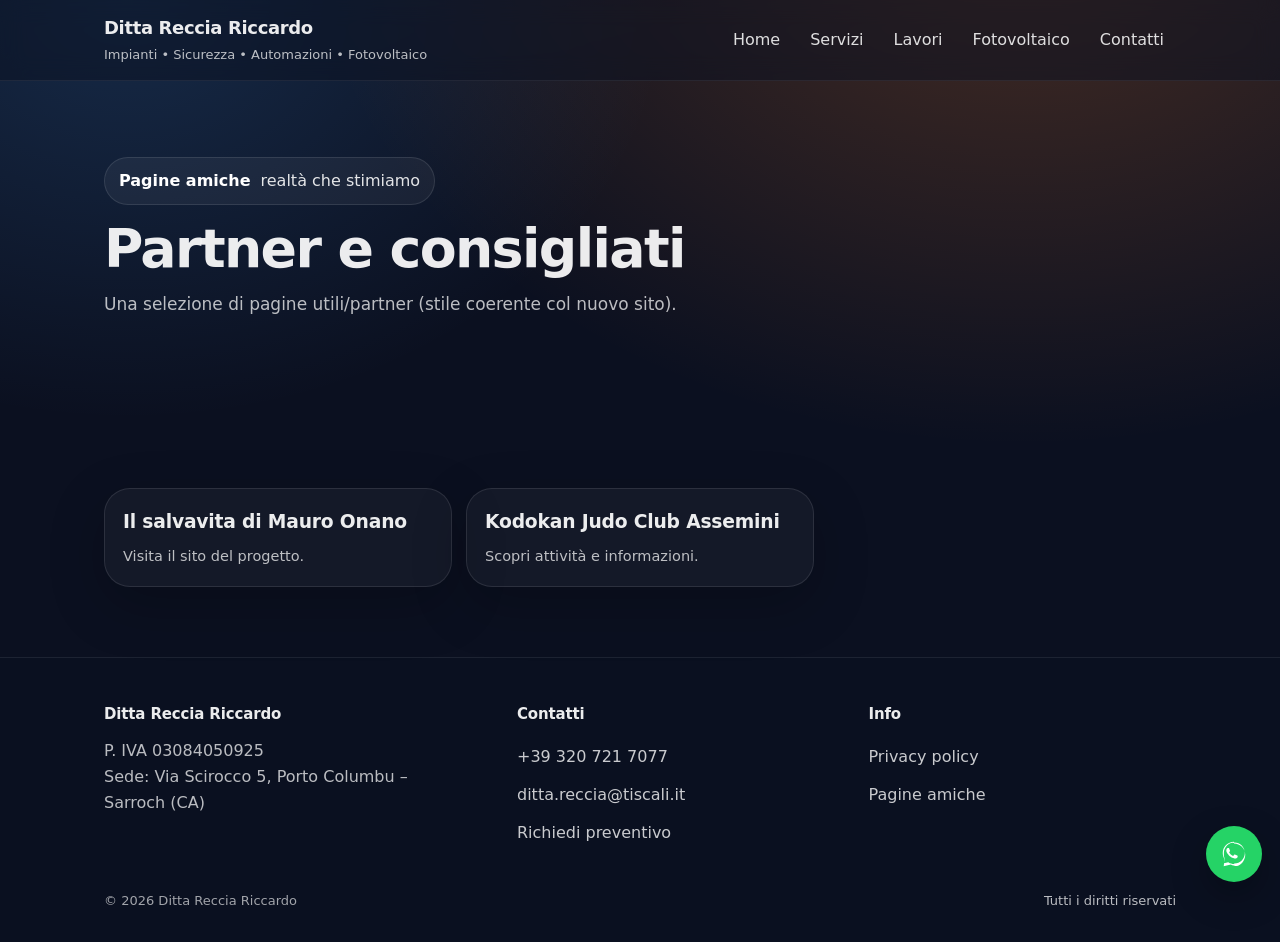
<file: pagine-amiche.html>
<!doctype html>
<html lang="it">
  <head>
    <meta charset="utf-8" />
    <meta name="viewport" content="width=device-width, initial-scale=1" />
    <meta name="description" content="Pagine amiche e partner." />
    <title>Pagine amiche | Ditta Reccia Riccardo</title>
    <link rel="icon" href="assets/img/banner.jpg" type="image/jpeg" />
    <link rel="stylesheet" href="assets/css/main.css" />
  </head>
  <body>
    <a class="skip-link" href="#contenuto">Salta al contenuto</a>

    <header class="header" data-header>
      <div class="container">
        <nav class="nav" aria-label="Principale">
          <a class="brand" href="index.html">
            <span class="brand__title">Ditta Reccia Riccardo</span>
            <span class="brand__subtitle">Impianti • Sicurezza • Automazioni • Fotovoltaico</span>
          </a>
          <button class="menu-toggle" type="button" data-menu-button aria-expanded="false" aria-controls="menu">
            Menu
          </button>
          <div class="menu" id="menu" data-menu>
            <a href="index.html">Home</a>
            <a href="servizi.html">Servizi</a>
            <a href="lavori.html">Lavori</a>
            <a href="fotovoltaico.html">Fotovoltaico</a>
            <a href="contatti.html">Contatti</a>
          </div>
        </nav>
      </div>
    </header>

    <main id="contenuto">
      <section class="hero">
        <div class="container">
          <div class="kicker"><strong>Pagine amiche</strong> realtà che stimiamo</div>
          <h1 class="h1">Partner e consigliati</h1>
          <p class="lead">Una selezione di pagine utili/partner (stile coerente col nuovo sito).</p>
        </div>
      </section>

      <section class="section">
        <div class="container">
          <div class="cards">
            <article class="card reveal" data-reveal>
              <h3 class="card__title"><a href="http://ilsalvavita.it/" target="_blank" rel="noreferrer">Il salvavita di Mauro Onano</a></h3>
              <p class="card__text">Visita il sito del progetto.</p>
            </article>
            <article class="card reveal" data-reveal>
              <h3 class="card__title"><a href="http://www.kodokanassemini.it/" target="_blank" rel="noreferrer">Kodokan Judo Club Assemini</a></h3>
              <p class="card__text">Scopri attività e informazioni.</p>
            </article>
          </div>
        </div>
      </section>
    </main>

    <footer class="footer">
      <div class="container">
        <div class="footer__grid">
          <div>
            <h3>Ditta Reccia Riccardo</h3>
            <div class="muted">P. IVA 03084050925</div>
            <div class="muted">Sede: Via Scirocco 5, Porto Columbu – Sarroch (CA)</div>
          </div>
          <div>
            <h3>Contatti</h3>
            <a href="tel:+393207217077">+39 320 721 7077</a><br />
            <a href="mailto:ditta.reccia@tiscali.it">ditta.reccia@tiscali.it</a><br />
            <a href="contatti.html">Richiedi preventivo</a>
          </div>
          <div>
            <h3>Info</h3>
            <a href="privacy.html">Privacy policy</a><br />
            <a href="pagine-amiche.html" aria-current="page">Pagine amiche</a>
          </div>
        </div>
        <div class="footer__bottom">
          <div>© <span id="year"></span> Ditta Reccia Riccardo</div>
          <div class="muted">Tutti i diritti riservati</div>
        </div>
      </div>
    </footer>

    <button class="scrolltop" type="button" data-scrolltop aria-label="Torna su" onclick="window.scrollTo({top:0, behavior:'smooth'})">↑</button>
    <a
      class="wa-float"
      href="https://wa.me/393207217077"
      target="_blank"
      rel="noreferrer"
      aria-label="Scrivi su WhatsApp"
      title="WhatsApp"
    >
      <svg class="wa-float__icon" viewBox="0 0 32 32" aria-hidden="true" focusable="false">
        <path fill="currentColor" d="M19.11 17.44c-.3-.16-1.74-.86-2.01-.96-.27-.1-.47-.16-.66.16-.2.3-.76.96-.93 1.16-.17.2-.34.22-.64.08-.3-.16-1.24-.46-2.36-1.46-.87-.78-1.46-1.74-1.63-2.04-.17-.3-.02-.46.13-.62.14-.14.3-.34.46-.51.16-.17.2-.3.3-.5.1-.2.05-.38-.03-.54-.08-.16-.66-1.6-.9-2.2-.24-.58-.48-.5-.66-.5h-.56c-.2 0-.52.08-.8.38-.27.3-1.05 1.02-1.05 2.5 0 1.47 1.08 2.9 1.23 3.1.16.2 2.12 3.23 5.14 4.53.72.31 1.28.5 1.72.64.72.23 1.38.2 1.9.12.58-.09 1.74-.71 1.99-1.4.25-.69.25-1.28.17-1.4-.08-.12-.27-.2-.56-.36z"/>
        <path fill="currentColor" d="M15.98 3C9.38 3 4 8.38 4 14.98c0 2.33.67 4.6 1.95 6.55L5 29l7.67-1.83c1.92 1.05 4.09 1.6 6.31 1.6C22.58 28.77 28 23.4 28 16.8 28 10.2 22.6 4.82 16 4.82h-.02zm0 23.7c-2.03 0-4-.55-5.7-1.6l-.41-.24-4.55 1.09 1.02-4.44-.27-.46A11.54 11.54 0 0 1 5.2 15c0-6.17 5.02-11.19 11.19-11.19 6.17 0 11.19 5.02 11.19 11.19 0 6.17-5.02 11.19-11.19 11.19z"/>
      </svg>
    </a>
    <script src="assets/js/main.js"></script>
    <script>
      document.getElementById("year").textContent = String(new Date().getFullYear());
    </script>
  </body>
</html>
</file>
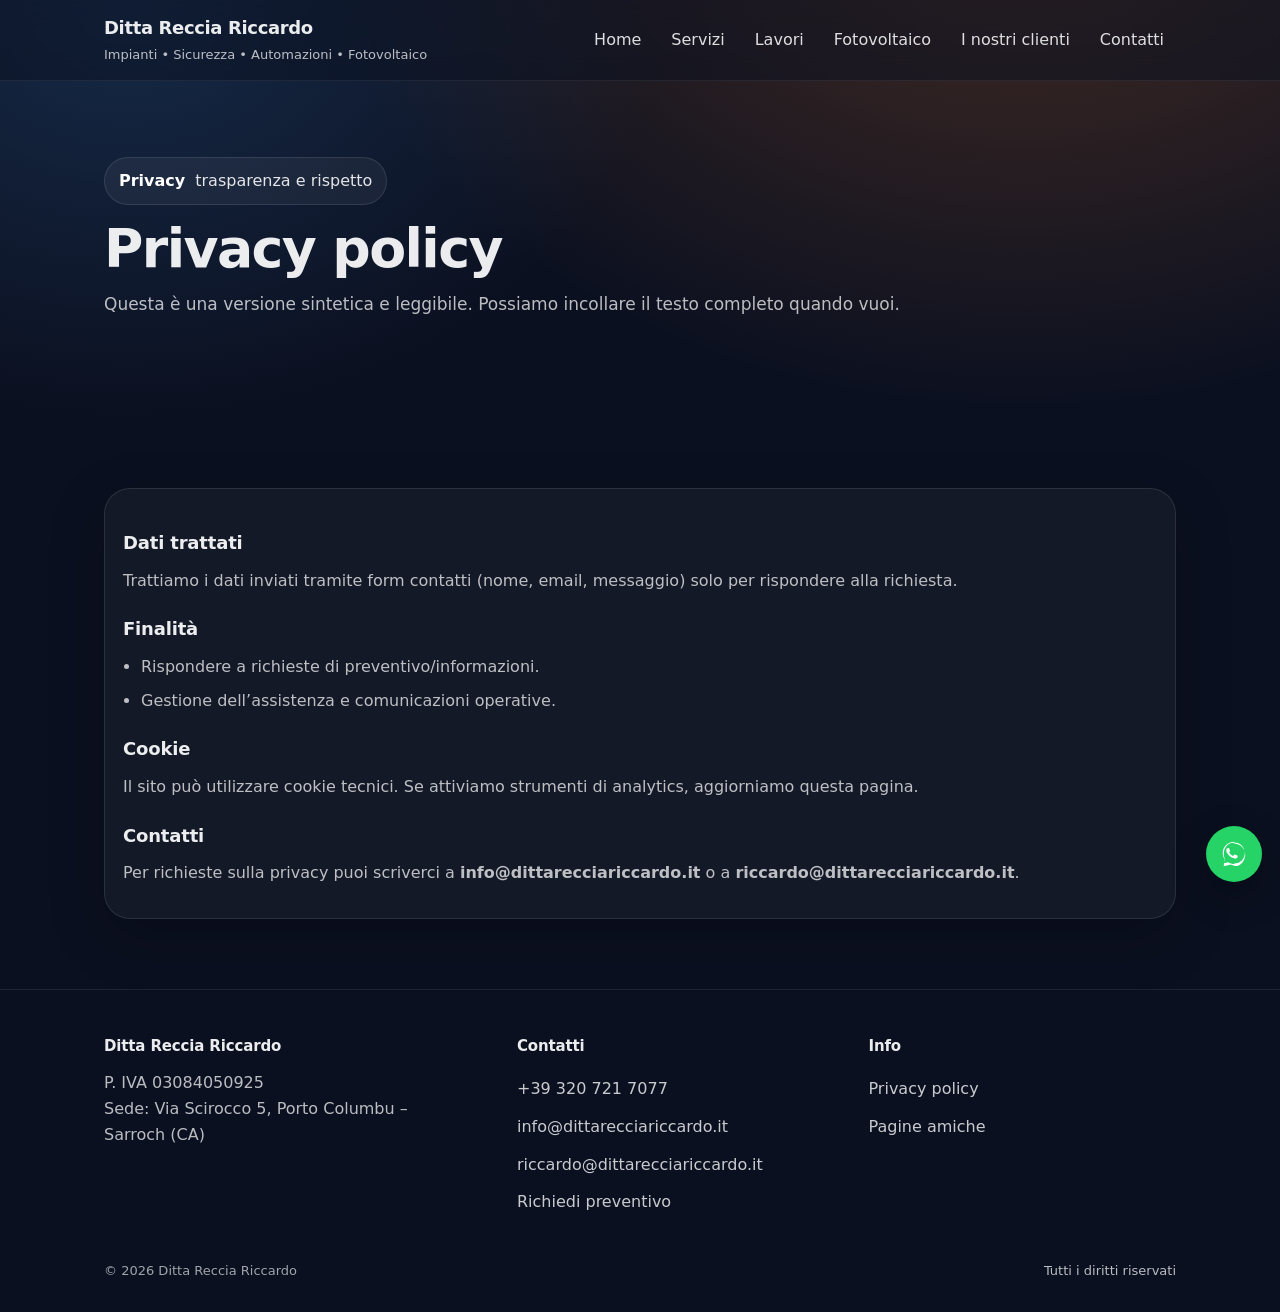
<file: privacy.html>
<!doctype html>
<html lang="it">
  <head>
    <meta charset="utf-8" />
    <meta name="viewport" content="width=device-width, initial-scale=1" />
    <meta name="description" content="Privacy policy del sito." />
    <title>Privacy policy | Ditta Reccia Riccardo</title>
    <link rel="icon" href="assets/img/banner.jpg" type="image/jpeg" />
    <link rel="stylesheet" href="assets/css/main.css" />
  </head>
  <body>
    <a class="skip-link" href="#contenuto">Salta al contenuto</a>

    <header class="header" data-header>
      <div class="container">
        <nav class="nav" aria-label="Principale">
          <a class="brand" href="index.html">
            <span class="brand__title">Ditta Reccia Riccardo</span>
            <span class="brand__subtitle">Impianti • Sicurezza • Automazioni • Fotovoltaico</span>
          </a>
          <button class="menu-toggle" type="button" data-menu-button aria-expanded="false" aria-controls="menu">
            Menu
          </button>
          <div class="menu" id="menu" data-menu>
            <a href="index.html">Home</a>
            <a href="servizi.html">Servizi</a>
            <a href="lavori.html">Lavori</a>
            <a href="fotovoltaico.html">Fotovoltaico</a>
            <a href="clienti.html">I nostri clienti</a>
            <a href="contatti.html">Contatti</a>
          </div>
        </nav>
      </div>
    </header>

    <main id="contenuto">
      <section class="hero">
        <div class="container">
          <div class="kicker"><strong>Privacy</strong> trasparenza e rispetto</div>
          <h1 class="h1">Privacy policy</h1>
          <p class="lead">Questa è una versione sintetica e leggibile. Possiamo incollare il testo completo quando vuoi.</p>
        </div>
      </section>

      <section class="section">
        <div class="container">
          <div class="prose">
            <h2>Dati trattati</h2>
            <p>Trattiamo i dati inviati tramite form contatti (nome, email, messaggio) solo per rispondere alla richiesta.</p>

            <h2>Finalità</h2>
            <ul>
              <li>Rispondere a richieste di preventivo/informazioni.</li>
              <li>Gestione dell’assistenza e comunicazioni operative.</li>
            </ul>

            <h2>Cookie</h2>
            <p>Il sito può utilizzare cookie tecnici. Se attiviamo strumenti di analytics, aggiorniamo questa pagina.</p>

            <h2>Contatti</h2>
            <p>
              Per richieste sulla privacy puoi scriverci a
              <a href="mailto:info@dittarecciariccardo.it"><strong>info@dittarecciariccardo.it</strong></a>
              o a
              <a href="mailto:riccardo@dittarecciariccardo.it"><strong>riccardo@dittarecciariccardo.it</strong></a>.
            </p>
          </div>
        </div>
      </section>
    </main>

    <footer class="footer">
      <div class="container">
        <div class="footer__grid">
          <div>
            <h3>Ditta Reccia Riccardo</h3>
            <div class="muted">P. IVA 03084050925</div>
            <div class="muted">Sede: Via Scirocco 5, Porto Columbu – Sarroch (CA)</div>
          </div>
          <div>
            <h3>Contatti</h3>
            <a href="tel:+393207217077">+39 320 721 7077</a><br />
            <a href="mailto:info@dittarecciariccardo.it">info@dittarecciariccardo.it</a><br />
            <a href="mailto:riccardo@dittarecciariccardo.it">riccardo@dittarecciariccardo.it</a><br />
            <a href="contatti.html">Richiedi preventivo</a>
          </div>
          <div>
            <h3>Info</h3>
            <a href="privacy.html" aria-current="page">Privacy policy</a><br />
            <a href="pagine-amiche.html">Pagine amiche</a>
          </div>
        </div>
        <div class="footer__bottom">
          <div>© <span id="year"></span> Ditta Reccia Riccardo</div>
          <div class="muted">Tutti i diritti riservati</div>
        </div>
      </div>
    </footer>

    <button class="scrolltop" type="button" data-scrolltop aria-label="Torna su" onclick="window.scrollTo({top:0, behavior:'smooth'})">↑</button>
    <a
      class="wa-float"
      href="https://wa.me/393207217077"
      target="_blank"
      rel="noreferrer"
      aria-label="Scrivi su WhatsApp"
      title="WhatsApp"
    >
      <svg class="wa-float__icon" viewBox="0 0 32 32" aria-hidden="true" focusable="false">
        <path fill="currentColor" d="M19.11 17.44c-.3-.16-1.74-.86-2.01-.96-.27-.1-.47-.16-.66.16-.2.3-.76.96-.93 1.16-.17.2-.34.22-.64.08-.3-.16-1.24-.46-2.36-1.46-.87-.78-1.46-1.74-1.63-2.04-.17-.3-.02-.46.13-.62.14-.14.3-.34.46-.51.16-.17.2-.3.3-.5.1-.2.05-.38-.03-.54-.08-.16-.66-1.6-.9-2.2-.24-.58-.48-.5-.66-.5h-.56c-.2 0-.52.08-.8.38-.27.3-1.05 1.02-1.05 2.5 0 1.47 1.08 2.9 1.23 3.1.16.2 2.12 3.23 5.14 4.53.72.31 1.28.5 1.72.64.72.23 1.38.2 1.9.12.58-.09 1.74-.71 1.99-1.4.25-.69.25-1.28.17-1.4-.08-.12-.27-.2-.56-.36z"/>
        <path fill="currentColor" d="M15.98 3C9.38 3 4 8.38 4 14.98c0 2.33.67 4.6 1.95 6.55L5 29l7.67-1.83c1.92 1.05 4.09 1.6 6.31 1.6C22.58 28.77 28 23.4 28 16.8 28 10.2 22.6 4.82 16 4.82h-.02zm0 23.7c-2.03 0-4-.55-5.7-1.6l-.41-.24-4.55 1.09 1.02-4.44-.27-.46A11.54 11.54 0 0 1 5.2 15c0-6.17 5.02-11.19 11.19-11.19 6.17 0 11.19 5.02 11.19 11.19 0 6.17-5.02 11.19-11.19 11.19z"/>
      </svg>
    </a>
    <script src="assets/js/main.js"></script>
    <script>
      document.getElementById("year").textContent = String(new Date().getFullYear());
    </script>
  </body>
</html>
</file>
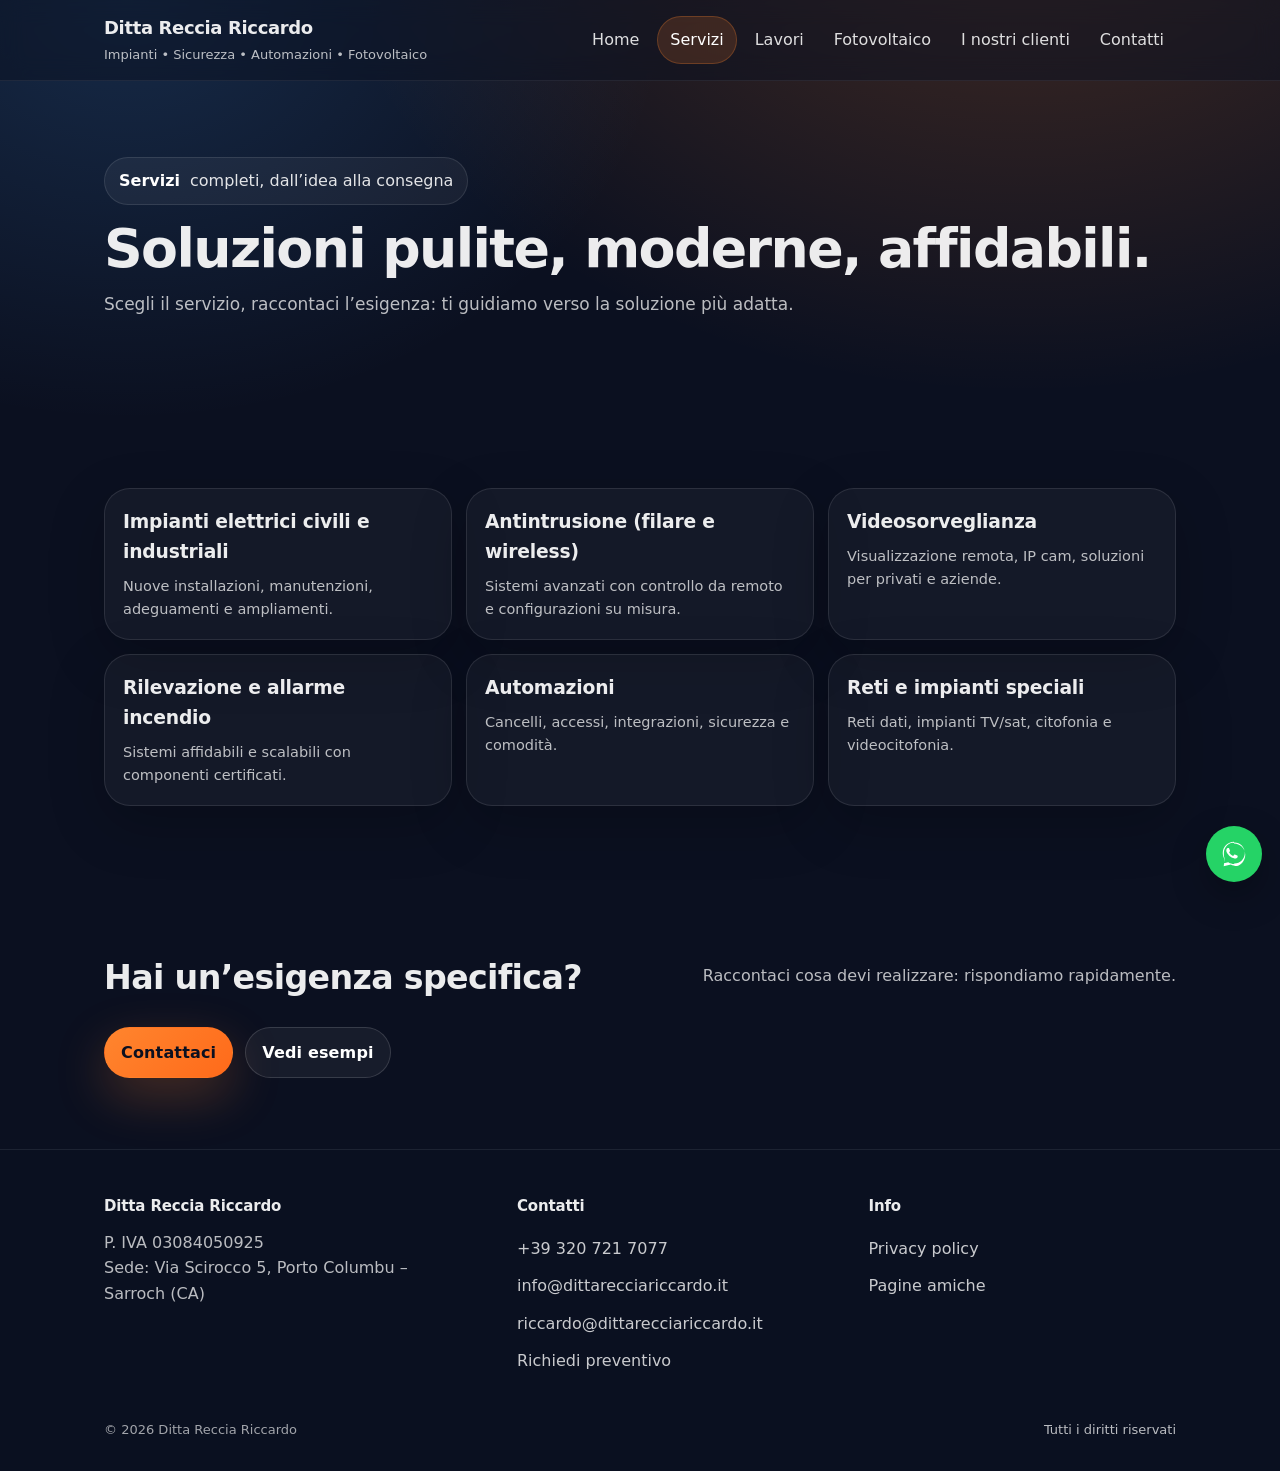
<file: servizi.html>
<!doctype html>
<html lang="it">
  <head>
    <meta charset="utf-8" />
    <meta name="viewport" content="width=device-width, initial-scale=1" />
    <meta name="description" content="Servizi: impianti elettrici, antintrusione, videosorveglianza, automazioni, reti e fotovoltaico." />
    <title>Servizi | Ditta Reccia Riccardo</title>
    <link rel="icon" href="assets/img/banner.jpg" type="image/jpeg" />
    <link rel="stylesheet" href="assets/css/main.css" />
  </head>
  <body>
    <a class="skip-link" href="#contenuto">Salta al contenuto</a>

    <header class="header" data-header>
      <div class="container">
        <nav class="nav" aria-label="Principale">
          <a class="brand" href="index.html">
            <span class="brand__title">Ditta Reccia Riccardo</span>
            <span class="brand__subtitle">Impianti • Sicurezza • Automazioni • Fotovoltaico</span>
          </a>
          <button class="menu-toggle" type="button" data-menu-button aria-expanded="false" aria-controls="menu">
            Menu
          </button>
          <div class="menu" id="menu" data-menu>
            <a href="index.html">Home</a>
            <a href="servizi.html" aria-current="page">Servizi</a>
            <a href="lavori.html">Lavori</a>
            <a href="fotovoltaico.html">Fotovoltaico</a>
            <a href="clienti.html">I nostri clienti</a>
            <a href="contatti.html">Contatti</a>
          </div>
        </nav>
      </div>
    </header>

    <main id="contenuto">
      <section class="hero">
        <div class="container">
          <div class="kicker"><strong>Servizi</strong> completi, dall’idea alla consegna</div>
          <h1 class="h1">Soluzioni pulite, moderne, affidabili.</h1>
          <p class="lead">Scegli il servizio, raccontaci l’esigenza: ti guidiamo verso la soluzione più adatta.</p>
        </div>
      </section>

      <section class="section">
        <div class="container">
          <div class="cards">
            <article class="card reveal" data-reveal>
              <h3 class="card__title">Impianti elettrici civili e industriali</h3>
              <p class="card__text">Nuove installazioni, manutenzioni, adeguamenti e ampliamenti.</p>
            </article>
            <article class="card reveal" data-reveal>
              <h3 class="card__title">Antintrusione (filare e wireless)</h3>
              <p class="card__text">Sistemi avanzati con controllo da remoto e configurazioni su misura.</p>
            </article>
            <article class="card reveal" data-reveal>
              <h3 class="card__title">Videosorveglianza</h3>
              <p class="card__text">Visualizzazione remota, IP cam, soluzioni per privati e aziende.</p>
            </article>
            <article class="card reveal" data-reveal>
              <h3 class="card__title">Rilevazione e allarme incendio</h3>
              <p class="card__text">Sistemi affidabili e scalabili con componenti certificati.</p>
            </article>
            <article class="card reveal" data-reveal>
              <h3 class="card__title">Automazioni</h3>
              <p class="card__text">Cancelli, accessi, integrazioni, sicurezza e comodità.</p>
            </article>
            <article class="card reveal" data-reveal>
              <h3 class="card__title">Reti e impianti speciali</h3>
              <p class="card__text">Reti dati, impianti TV/sat, citofonia e videocitofonia.</p>
            </article>
          </div>
        </div>
      </section>

      <section class="section">
        <div class="container">
          <div class="section__head">
            <h2 class="h2">Hai un’esigenza specifica?</h2>
            <p class="muted">Raccontaci cosa devi realizzare: rispondiamo rapidamente.</p>
          </div>
          <div class="cta-row">
            <a class="btn btn-primary" href="contatti.html">Contattaci</a>
            <a class="btn btn-ghost" href="lavori.html">Vedi esempi</a>
          </div>
        </div>
      </section>
    </main>

    <footer class="footer">
      <div class="container">
        <div class="footer__grid">
          <div>
            <h3>Ditta Reccia Riccardo</h3>
            <div class="muted">P. IVA 03084050925</div>
            <div class="muted">Sede: Via Scirocco 5, Porto Columbu – Sarroch (CA)</div>
          </div>
          <div>
            <h3>Contatti</h3>
            <a href="tel:+393207217077">+39 320 721 7077</a><br />
            <a href="mailto:info@dittarecciariccardo.it">info@dittarecciariccardo.it</a><br />
            <a href="mailto:riccardo@dittarecciariccardo.it">riccardo@dittarecciariccardo.it</a><br />
            <a href="contatti.html">Richiedi preventivo</a>
          </div>
          <div>
            <h3>Info</h3>
            <a href="privacy.html">Privacy policy</a><br />
            <a href="pagine-amiche.html">Pagine amiche</a>
          </div>
        </div>
        <div class="footer__bottom">
          <div>© <span id="year"></span> Ditta Reccia Riccardo</div>
          <div class="muted">Tutti i diritti riservati</div>
        </div>
      </div>
    </footer>

    <button class="scrolltop" type="button" data-scrolltop aria-label="Torna su" onclick="window.scrollTo({top:0, behavior:'smooth'})">↑</button>
    <a
      class="wa-float"
      href="https://wa.me/393207217077"
      target="_blank"
      rel="noreferrer"
      aria-label="Scrivi su WhatsApp"
      title="WhatsApp"
    >
      <svg class="wa-float__icon" viewBox="0 0 32 32" aria-hidden="true" focusable="false">
        <path fill="currentColor" d="M19.11 17.44c-.3-.16-1.74-.86-2.01-.96-.27-.1-.47-.16-.66.16-.2.3-.76.96-.93 1.16-.17.2-.34.22-.64.08-.3-.16-1.24-.46-2.36-1.46-.87-.78-1.46-1.74-1.63-2.04-.17-.3-.02-.46.13-.62.14-.14.3-.34.46-.51.16-.17.2-.3.3-.5.1-.2.05-.38-.03-.54-.08-.16-.66-1.6-.9-2.2-.24-.58-.48-.5-.66-.5h-.56c-.2 0-.52.08-.8.38-.27.3-1.05 1.02-1.05 2.5 0 1.47 1.08 2.9 1.23 3.1.16.2 2.12 3.23 5.14 4.53.72.31 1.28.5 1.72.64.72.23 1.38.2 1.9.12.58-.09 1.74-.71 1.99-1.4.25-.69.25-1.28.17-1.4-.08-.12-.27-.2-.56-.36z"/>
        <path fill="currentColor" d="M15.98 3C9.38 3 4 8.38 4 14.98c0 2.33.67 4.6 1.95 6.55L5 29l7.67-1.83c1.92 1.05 4.09 1.6 6.31 1.6C22.58 28.77 28 23.4 28 16.8 28 10.2 22.6 4.82 16 4.82h-.02zm0 23.7c-2.03 0-4-.55-5.7-1.6l-.41-.24-4.55 1.09 1.02-4.44-.27-.46A11.54 11.54 0 0 1 5.2 15c0-6.17 5.02-11.19 11.19-11.19 6.17 0 11.19 5.02 11.19 11.19 0 6.17-5.02 11.19-11.19 11.19z"/>
      </svg>
    </a>
    <script src="assets/js/main.js"></script>
    <script>
      document.getElementById("year").textContent = String(new Date().getFullYear());
    </script>
  </body>
</html>
</file>
<file: assets/css/main.css>
/* Modern clean & premium design system */

:root{
  --font-sans: ui-sans-serif, system-ui, -apple-system, "Segoe UI", Roboto, "Helvetica Neue", Arial, "Noto Sans", "Liberation Sans", sans-serif;

  --color-bg: #0b1020;
  --color-surface: rgba(255,255,255,.06);
  --color-surface-2: rgba(255,255,255,.09);
  --color-border: rgba(255,255,255,.12);
  --color-text: rgba(255,255,255,.92);
  --color-muted: rgba(255,255,255,.72);

  --color-primary: #ff852e;
  --color-primary-2: #ffb26b;
  --color-focus: rgba(255,133,46,.35);

  --shadow-sm: 0 10px 30px rgba(0,0,0,.25);
  --shadow-md: 0 25px 70px rgba(0,0,0,.40);

  --radius-sm: 12px;
  --radius-md: 18px;
  --radius-lg: 26px;

  --space-1: 6px;
  --space-2: 10px;
  --space-3: 14px;
  --space-4: 18px;
  --space-5: 24px;
  --space-6: 32px;
  --space-7: 44px;
  --space-8: 64px;

  --container: 1120px;
}

*{ box-sizing: border-box; }
html{ scroll-behavior: smooth; }
body{
  margin:0;
  font-family: var(--font-sans);
  background: radial-gradient(1200px 900px at 80% -10%, rgba(255,133,46,.25), transparent 60%),
              radial-gradient(900px 700px at 10% 0%, rgba(74,163,255,.18), transparent 60%),
              var(--color-bg);
  color: var(--color-text);
  line-height: 1.6;
}

/* Mobile menu overlay (reduces visual clutter) */
body.menu-open::before{
  content:"";
  position: fixed;
  inset: 0;
  background: rgba(0,0,0,.55);
  z-index: 90;
}

img{ max-width: 100%; display:block; }
a{ color: inherit; text-decoration: none; }

.container{
  max-width: var(--container);
  margin: 0 auto;
  padding: 0 var(--space-5);
}

.skip-link{
  position: absolute;
  top: 10px;
  left: 10px;
  background: #000;
  color: #fff;
  padding: 10px 12px;
  border-radius: 10px;
  transform: translateY(-200%);
  transition: transform .2s ease;
  z-index: 9999;
}
.skip-link:focus{ transform: translateY(0); outline: 2px solid var(--color-primary); }

.topbar{
  border-bottom: 1px solid rgba(255,255,255,.06);
  background: rgba(11,16,32,.55);
  backdrop-filter: blur(10px);
}
.topbar__row{
  display:flex;
  gap: var(--space-5);
  align-items:center;
  justify-content: space-between;
  padding: 10px 0;
  font-size: 14px;
  color: var(--color-muted);
  flex-wrap: wrap;
}
.chip{
  display:inline-flex;
  align-items:center;
  gap: 10px;
  padding: 8px 12px;
  border: 1px solid rgba(255,255,255,.10);
  background: rgba(255,255,255,.04);
  border-radius: 999px;
}
.chip a{ white-space: nowrap; }

@media (max-width: 520px){
  .topbar__row{
    flex-direction: column;
    align-items: stretch;
    gap: 10px;
  }
  .chip{
    justify-content: center;
    width: 100%;
  }
}

.header{
  position: sticky;
  top: 0;
  z-index: 100;
  background: rgba(11,16,32,.50);
  backdrop-filter: blur(12px);
  border-bottom: 1px solid rgba(255,255,255,.07);
}
.header.is-scrolled{
  background: rgba(11,16,32,.72);
  box-shadow: var(--shadow-sm);
}
.nav{
  display:flex;
  align-items:center;
  justify-content: space-between;
  gap: var(--space-5);
  padding: 14px 0;
}
.brand{
  display:flex;
  flex-direction: column;
  gap: 2px;
}
.brand__title{
  font-weight: 800;
  letter-spacing: -0.02em;
  font-size: 18px;
}
.brand__subtitle{
  font-size: 13px;
  color: var(--color-muted);
}

.menu{
  display:flex;
  align-items:center;
  gap: 6px;
}
.menu a{
  padding: 10px 12px;
  border-radius: 999px;
  color: rgba(255,255,255,.86);
  transition: background .2s ease, color .2s ease, transform .2s ease;
}
.menu a:hover{ background: rgba(255,255,255,.06); color:#fff; transform: translateY(-1px); }
.menu a[aria-current="page"]{
  background: rgba(255,133,46,.16);
  border: 1px solid rgba(255,133,46,.25);
  color:#fff;
}

.menu-toggle{
  display:none;
  border: 1px solid rgba(255,255,255,.14);
  background: rgba(255,255,255,.05);
  color: #fff;
  border-radius: 12px;
  padding: 10px 12px;
}

.hero{
  padding: clamp(56px, 6vw, 92px) 0;
}
.hero__grid{
  display:grid;
  grid-template-columns: 1.1fr .9fr;
  gap: var(--space-7);
  align-items: center;
}
.kicker{
  display:inline-flex;
  align-items:center;
  gap: 10px;
  color: rgba(255,255,255,.88);
  background: rgba(255,255,255,.05);
  border: 1px solid rgba(255,255,255,.10);
  padding: 10px 14px;
  border-radius: 999px;
}
.kicker strong{ color: #fff; }
.h1{
  font-size: clamp(34px, 4.2vw, 54px);
  line-height: 1.05;
  letter-spacing: -0.03em;
  margin: 16px 0 14px;
}
.lead{
  color: var(--color-muted);
  font-size: 17px;
  margin: 0 0 22px;
}

.cta-row{
  display:flex;
  gap: 12px;
  flex-wrap: wrap;
  align-items:center;
}
.btn{
  display:inline-flex;
  align-items:center;
  justify-content:center;
  gap: 10px;
  padding: 12px 16px;
  border-radius: 999px;
  border: 1px solid transparent;
  font-weight: 700;
  letter-spacing: .01em;
  transition: transform .2s ease, box-shadow .2s ease, background .2s ease, border-color .2s ease;
  cursor:pointer;
}
.btn:focus{ outline:none; box-shadow: 0 0 0 6px var(--color-focus); }
.btn-primary{
  background: linear-gradient(135deg, var(--color-primary), #ff6a1a);
  color: #0b1020;
  box-shadow: 0 18px 50px rgba(255,133,46,.25);
}
.btn-primary:hover{ transform: translateY(-1px); box-shadow: 0 22px 65px rgba(255,133,46,.35); }
.btn-ghost{
  background: rgba(255,255,255,.05);
  border-color: rgba(255,255,255,.14);
  color:#fff;
}
.btn-ghost:hover{ transform: translateY(-1px); background: rgba(255,255,255,.08); }

.hero-card{
  border-radius: var(--radius-lg);
  background: linear-gradient(180deg, rgba(255,255,255,.08), rgba(255,255,255,.04));
  border: 1px solid rgba(255,255,255,.12);
  box-shadow: var(--shadow-md);
  overflow:hidden;
  position: relative;
}
.hero-card__inner{
  padding: var(--space-6);
}
.hero-card__title{
  font-size: 16px;
  color: rgba(255,255,255,.90);
  margin: 0 0 10px;
  font-weight: 800;
}

.feature-media{
  position: relative;
  border-radius: var(--radius-lg);
  overflow: hidden;
  border: 1px solid rgba(255,255,255,.12);
  background: rgba(255,255,255,.04);
  box-shadow: var(--shadow-md);
}
.feature-media__img{
  width:100%;
  height: clamp(260px, 32vw, 420px);
  object-fit: cover;
  display:block;
  filter: saturate(1.05) contrast(1.02);
}
.feature-media__overlay{
  position:absolute;
  inset:0;
  background: linear-gradient(90deg, rgba(11,16,32,.88), rgba(11,16,32,.05));
}
.feature-media__text{
  position:absolute;
  left: 14px;
  bottom: 14px;
  right: 14px;
  max-width: 640px;
  padding: 14px;
  border-radius: calc(var(--radius-lg) - 6px);
  border: 1px solid rgba(255,255,255,.12);
  background: rgba(11,16,32,.55);
  backdrop-filter: blur(12px);
}
.grid-usp{
  display:grid;
  grid-template-columns: 1fr 1fr;
  gap: 12px;
}
.usp{
  padding: 14px;
  border-radius: var(--radius-md);
  border: 1px solid rgba(255,255,255,.10);
  background: rgba(11,16,32,.35);
}
.usp__k{
  font-weight: 800;
  margin-bottom: 6px;
}
.usp__v{
  color: var(--color-muted);
  font-size: 14px;
}

.section{
  padding: clamp(54px, 5.5vw, 84px) 0;
}
.section__head{
  display:flex;
  align-items:flex-end;
  justify-content: space-between;
  gap: var(--space-6);
  margin-bottom: 22px;
}
.h2{
  font-size: clamp(24px, 2.6vw, 34px);
  margin: 0;
  letter-spacing: -0.02em;
}
.muted{ color: var(--color-muted); }

.cards{
  display:grid;
  grid-template-columns: repeat(3, minmax(0, 1fr));
  gap: 14px;
}
.card{
  border-radius: var(--radius-lg);
  border: 1px solid rgba(255,255,255,.10);
  background: rgba(255,255,255,.04);
  padding: 18px;
  box-shadow: 0 18px 55px rgba(0,0,0,.22);
  transition: transform .25s ease, background .25s ease, border-color .25s ease;
}
.card:hover{
  transform: translateY(-3px);
  background: rgba(255,255,255,.06);
  border-color: rgba(255,133,46,.25);
}
.card__title{
  margin: 0 0 8px;
  font-weight: 900;
  letter-spacing: -0.01em;
}
.card__text{
  margin: 0;
  color: var(--color-muted);
  font-size: 14.5px;
}

.page{
  padding: clamp(34px, 4.6vw, 64px) 0;
}

.prose{
  border-radius: var(--radius-lg);
  border: 1px solid rgba(255,255,255,.10);
  background: rgba(255,255,255,.04);
  padding: 18px;
  box-shadow: 0 18px 55px rgba(0,0,0,.22);
}
.prose p{ margin: 0 0 14px; color: var(--color-muted); }
.prose h2{ margin: 22px 0 10px; font-size: 18px; letter-spacing: -0.01em; }
.prose ul{ margin: 0; padding-left: 18px; color: var(--color-muted); }
.prose li{ margin: 8px 0; }

.form{
  display:grid;
  grid-template-columns: 1fr 1fr;
  gap: 12px;
}
.field{ display:flex; flex-direction: column; gap: 8px; }
.field label{ font-size: 13px; color: rgba(255,255,255,.86); font-weight: 700; }
.input, .textarea{
  width: 100%;
  border-radius: 16px;
  border: 1px solid rgba(255,255,255,.14);
  background: rgba(11,16,32,.35);
  color: #fff;
  padding: 12px 12px;
  outline: none;
}
.textarea{ min-height: 120px; resize: vertical; }
.input:focus, .textarea:focus{ box-shadow: 0 0 0 6px var(--color-focus); border-color: rgba(255,133,46,.35); }
.form__full{ grid-column: 1 / -1; }
.note{ color: rgba(255,255,255,.68); font-size: 13px; }
.alert{
  border-radius: 16px;
  border: 1px solid rgba(255,255,255,.14);
  background: rgba(255,255,255,.05);
  padding: 12px 12px;
  color: rgba(255,255,255,.86);
}
.alert.success{ border-color: rgba(33, 200, 122, .35); background: rgba(33, 200, 122, .10); }
.alert.error{ border-color: rgba(255, 80, 80, .35); background: rgba(255, 80, 80, .10); }

.gallery{
  display:grid;
  grid-template-columns: repeat(12, 1fr);
  gap: 12px;
}
.gallery__item{
  grid-column: span 4;
  border-radius: var(--radius-lg);
  overflow:hidden;
  border: 1px solid rgba(255,255,255,.10);
  background: rgba(255,255,255,.04);
  box-shadow: 0 18px 55px rgba(0,0,0,.22);
  cursor: pointer;
  transition: transform .25s ease, border-color .25s ease, background .25s ease;
}
.gallery__item:hover{ transform: translateY(-3px); border-color: rgba(255,133,46,.25); background: rgba(255,255,255,.06); }
.gallery__thumb{ aspect-ratio: 4/3; width:100%; object-fit: cover; }

.gallery__item--hidden{
  display:none;
}
.gallery.is-expanded .gallery__item--hidden{
  display:block;
}
.gallery__toggle{
  grid-column: 1 / -1;
  display:flex;
  justify-content:center;
  margin-top: 6px;
}
.gallery-toggle{
  border: 1px solid rgba(255,255,255,.14);
  background: rgba(255,255,255,.06);
  color:#fff;
  border-radius: 999px;
  padding: 12px 16px;
  font-weight: 900;
  cursor:pointer;
  transition: transform .2s ease, background .2s ease;
}
.gallery-toggle:hover{ transform: translateY(-1px); background: rgba(255,255,255,.10); }
.gallery-toggle:focus{ outline:none; box-shadow: 0 0 0 6px var(--color-focus); }

.lightbox{
  position: fixed;
  inset: 0;
  background: rgba(0,0,0,.72);
  display:none;
  align-items:center;
  justify-content:center;
  padding: 18px;
  z-index: 9999;
}
.lightbox.is-open{ display:flex; }
.lightbox__panel{
  width: min(1040px, 100%);
  border-radius: var(--radius-lg);
  overflow:hidden;
  border: 1px solid rgba(255,255,255,.14);
  background: rgba(11,16,32,.88);
  backdrop-filter: blur(10px);
  box-shadow: var(--shadow-md);
}
.lightbox__img{
  width:100%;
  height: min(72vh, 720px);
  object-fit: contain;
  background: rgba(0,0,0,.35);
}
.lightbox__bar{
  display:flex;
  justify-content: space-between;
  align-items:center;
  gap: 10px;
  padding: 12px;
  border-top: 1px solid rgba(255,255,255,.10);
}
.lightbox__title{ color: rgba(255,255,255,.86); font-weight: 800; }
.icon-btn{
  border: 1px solid rgba(255,255,255,.14);
  background: rgba(255,255,255,.06);
  color:#fff;
  border-radius: 14px;
  padding: 10px 12px;
  cursor:pointer;
}
.icon-btn:hover{ background: rgba(255,255,255,.10); }

.steps{
  display:grid;
  grid-template-columns: repeat(3, minmax(0, 1fr));
  gap: 14px;
}
.step{
  border-radius: var(--radius-lg);
  border: 1px solid rgba(255,255,255,.10);
  background: rgba(255,255,255,.04);
  padding: 18px;
}
.step__n{
  display:inline-flex;
  width: 34px;
  height: 34px;
  border-radius: 12px;
  align-items:center;
  justify-content:center;
  font-weight: 900;
  background: rgba(255,133,46,.18);
  border: 1px solid rgba(255,133,46,.25);
  margin-bottom: 12px;
}

.footer{
  border-top: 1px solid rgba(255,255,255,.08);
  background: rgba(11,16,32,.45);
}
.footer__grid{
  display:grid;
  grid-template-columns: 1.2fr 1fr 1fr;
  gap: var(--space-7);
  padding: 44px 0 22px;
}
.footer h3{
  margin: 0 0 12px;
  font-size: 15px;
  letter-spacing: -0.01em;
}
.footer a{
  color: rgba(255,255,255,.78);
  display:inline-block;
  padding: 6px 0;
}
.footer a:hover{ color:#fff; }
.footer__bottom{
  padding: 18px 0 30px;
  color: rgba(255,255,255,.62);
  font-size: 13px;
  display:flex;
  justify-content: space-between;
  gap: 12px;
  flex-wrap: wrap;
}

.reveal{
  opacity: 0;
  transform: translateY(10px);
  transition: opacity .55s ease, transform .55s ease;
}
.reveal.is-visible{
  opacity: 1;
  transform: translateY(0);
}

.scrolltop{
  position: fixed;
  right: 18px;
  bottom: 18px;
  width: 44px;
  height: 44px;
  border-radius: 16px;
  border: 1px solid rgba(255,255,255,.14);
  background: rgba(255,255,255,.06);
  color: #fff;
  display:inline-flex;
  align-items:center;
  justify-content:center;
  opacity: 0;
  pointer-events: none;
  transform: translateY(6px);
  transition: opacity .2s ease, transform .2s ease, background .2s ease;
}
.scrolltop.is-visible{
  opacity: 1;
  pointer-events: auto;
  transform: translateY(0);
}
.scrolltop:hover{ background: rgba(255,255,255,.10); }

.wa-float{
  position: fixed;
  right: 18px;
  bottom: 18px;
  width: 56px;
  height: 56px;
  border-radius: 999px;
  border: 1px solid rgba(37, 211, 102, .65);
  background: #25D366;
  color: #fff;
  display:flex;
  align-items:center;
  justify-content:center;
  box-shadow: 0 14px 36px rgba(0,0,0,.28);
  z-index: 9998;
  transition: transform .15s ease, background .15s ease, border-color .15s ease, box-shadow .15s ease;
}
.wa-float:hover{
  transform: translateY(-2px) scale(1.02);
  background: #1fbe5b;
  border-color: rgba(37, 211, 102, .70);
  box-shadow: 0 18px 44px rgba(0,0,0,.32);
}
.wa-float:active{
  transform: translateY(0) scale(.98);
}
.wa-float:focus{
  outline:none;
  box-shadow: 0 0 0 6px var(--color-focus), 0 18px 55px rgba(0,0,0,.22);
}
.wa-float__icon{
  width: 30px;
  height: 30px;
  display:block;
}

/* keep both floating buttons visible */
.scrolltop{
  bottom: 82px;
}

@media (max-width: 960px){
  .hero__grid{ grid-template-columns: 1fr; }
  .cards{ grid-template-columns: 1fr; }
  .steps{ grid-template-columns: 1fr; }
  .footer__grid{ grid-template-columns: 1fr; }
  .form{ grid-template-columns: 1fr; }
  .gallery__item{ grid-column: span 12; }
  .menu-toggle{ display:inline-flex; }
  .menu{
    position: absolute;
    top: 64px;
    right: 0;
    left: 0;
    display:none;
    flex-direction: column;
    align-items: stretch;
    gap: 4px;
    padding: 12px;
    margin: 0 var(--space-5);
    border-radius: var(--radius-lg);
    border: 1px solid rgba(255,255,255,.12);
    background: rgba(11,16,32,.96);
    backdrop-filter: none;
    box-shadow: var(--shadow-sm);
  }
  .menu.is-open{ display:flex; }
  .menu a{ padding: 12px 12px; }
}

@media (max-width: 720px){
  .section__head{
    flex-direction: column;
    align-items: flex-start;
  }

  /* Feature media: put text below image on mobile */
  .feature-media__overlay{
    background: linear-gradient(180deg, rgba(11,16,32,.10), rgba(11,16,32,.35));
  }
  .feature-media__text{
    position: static;
    max-width: none;
    margin: 12px 14px 14px;
    background: rgba(11,16,32,.72);
    backdrop-filter: none;
  }
}

@media (prefers-reduced-motion: reduce){
  html{ scroll-behavior: auto; }
  .reveal{ transition: none; }
  .btn, .card, .menu a, .scrolltop{ transition: none; }
  .gallery__item{ transition:none; }
}
</file>
